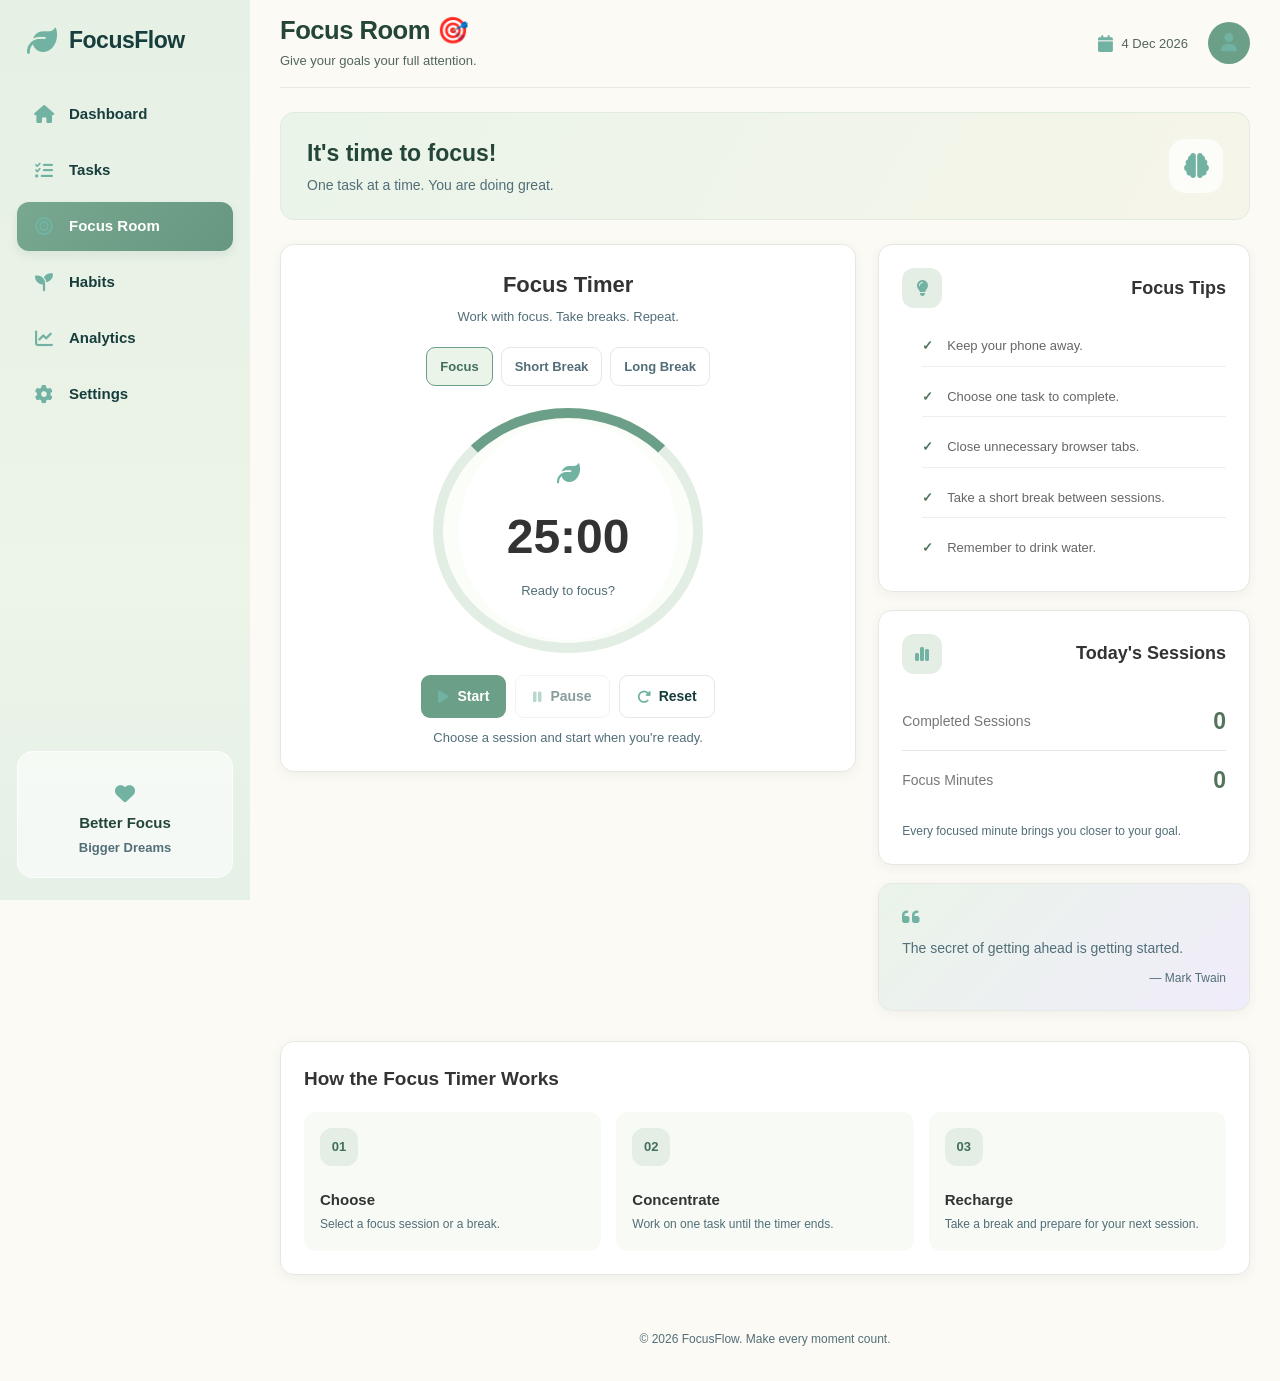
<file: focus.html>
<!DOCTYPE html>
<html lang="en">
<head>
    <meta charset="UTF-8">
    <meta name="viewport" content="width=device-width, initial-scale=1.0">

    <title>FocusFlow | Focus Room</title>
            <!--Favicon-->
    <link rel="apple-touch-icon" sizes="180x180" href="Favicon/apple-touch-icon.png">
    <link rel="icon" type="image/png" sizes="32x32" href="Favicon/favicon-32x32.png">
    <link rel="icon" type="image/png" sizes="16x16" href="Favicon/favicon-16x16.png">
    <link rel="manifest" href="Favicon/site.webmanifest">



    <link rel="stylesheet" href="CSS/styles.css">

    <link rel="stylesheet"
          href="https://cdnjs.cloudflare.com/ajax/libs/font-awesome/6.5.2/css/all.min.css">
</head>

<body>

<div class="app-container">

    <!-- Sidebar -->
    <aside class="sidebar" id="sidebar">

        <div class="logo-container">
            <i class="fa-solid fa-leaf" style="color: rgb(113, 178, 163);"></i>
            <h2>FocusFlow</h2>
        </div>

        <nav class="sidebar-nav">

            <a href="index.html" class="nav-link">
                <i class="fa-solid fa-house" style="color: rgb(113, 178, 163);"></i>
                <span>Dashboard</span>
            </a>

            <a href="tasks.html" class="nav-link">
                <i class="fa-solid fa-list-check" style="color: rgb(113, 178, 163);"></i>
                <span>Tasks</span>
            </a>

            <a href="focus.html" class="nav-link active">
                <i class="fa-solid fa-bullseye" style="color: rgb(113, 178, 163);"></i>
                <span>Focus Room</span>
            </a>

            <a href="habits.html" class="nav-link">
                <i class="fa-solid fa-seedling" style="color: rgb(113, 178, 163);"></i>
                <span>Habits</span>
            </a>

            <a href="analytics.html" class="nav-link">
                <i class="fa-solid fa-chart-line" style="color: rgb(113, 178, 163);"></i>
                <span>Analytics</span>
            </a>

            <a href="settings.html" class="nav-link">
                <i class="fa-solid fa-gear"style="color: rgb(113, 178, 163);"></i>
                <span>Settings</span>
            </a>

        </nav>

                    <!-- Sidebar Footer -->
            <div class="sidebar-footer">

                <div class="sidebar-quote">
                    <i class="fa-solid fa-heart"
                       style="color: rgb(113, 178, 163);"></i>

                    <h3>Better Focus</h3>
                    <p>Bigger Dreams</p>
                </div>

            </div>


    </aside>

    <!-- Main Content -->
    <main class="main-content">

        <!-- Header -->
        <header class="dashboard-header">

            <button id="menu-toggle" class="menu-toggle" aria-label="Toggle navigation">
                <i class="fa-solid fa-bars" style="color: rgb(113, 178, 163);"></i>
            </button>

            <div>
                <h1>Focus Room 🎯</h1>
                <p>Give your goals your full attention.</p>
            </div>

           <div class="header-right">

                    <div class="current-date">
                        <i class="fa-solid fa-calendar"
                           style="color: rgb(113, 178, 163);"></i>

                        <span id="current-date">
                            Today's Date
                        </span>
                    </div>
                     <button
                        type="button"
                        class="profile-button"
                        aria-label="User profile">

                        <i class="fa-solid fa-user"
                           style="color: rgb(113, 178, 163);"></i>

                    </button>
           </div>

        </header>

        <!-- Welcome Section -->
        <section class="welcome-section">

            <div>
                <h2>It's time to focus!</h2>
                <p>One task at a time. You are doing great.</p>
            </div>

            <div class="focus-welcome-icon">
                <i class="fa-solid fa-brain" style="color: rgb(113, 178, 163);"></i>
            </div>

        </section>

        <!-- Focus Timer -->
        <section class="focus-layout">

            <div class="focus-timer-card">

                <h2>Focus Timer</h2>

                <p class="focus-subtitle">
                    Work with focus. Take breaks. Repeat.
                </p>

                <div class="timer-mode-buttons">
                    <button class="timer-mode active" data-minutes="25">
                        Focus
                    </button>

                    <button class="timer-mode" data-minutes="5">
                        Short Break
                    </button>

                    <button class="timer-mode" data-minutes="15">
                        Long Break
                    </button>
                </div>

                <div class="timer-circle" id="timer-circle">

                    <div class="timer-content">
                        <i class="fa-solid fa-leaf" style="color: rgb(113, 178, 163);"></i>

                        <h2 id="timer-display">25:00</h2>

                        <p id="timer-status">Ready to focus?</p>
                    </div>

                </div>

                <div class="timer-controls">

                    <button id="start-timer" class="focus-button primary-button">
                        <i class="fa-solid fa-play" style="color: rgb(113, 178, 163);"></i>
                        Start
                    </button>

                    <button id="pause-timer" class="focus-button secondary-button" disabled>
                        <i class="fa-solid fa-pause" style="color: rgb(113, 178, 163);"></i>
                        Pause
                    </button>

                    <button id="reset-timer" class="focus-button reset-button">
                        <i class="fa-solid fa-rotate-right" style="color: rgb(113, 178, 163);"></i>
                        Reset
                    </button>

                </div>

                <p class="timer-message" id="timer-message">
                    Choose a session and start when you're ready.
                </p>

            </div>

            <!-- Focus Information -->
            <div class="focus-side-content">

                <div class="focus-info-card">

                    <div class="focus-card-heading">
                        <i class="fa-solid fa-lightbulb" style="color: rgb(113, 178, 163);"></i>
                        <h3>Focus Tips</h3>
                    </div>

                    <ul class="focus-tips">
                        <li>Keep your phone away.</li>
                        <li>Choose one task to complete.</li>
                        <li>Close unnecessary browser tabs.</li>
                        <li>Take a short break between sessions.</li>
                        <li>Remember to drink water.</li>
                    </ul>

                </div>

                <div class="focus-info-card session-card">

                    <div class="focus-card-heading">
                        <i class="fa-solid fa-chart-simple" style="color: rgb(113, 178, 163);"></i>
                        <h3>Today's Sessions</h3>
                    </div>

                    <div class="session-stat">
                        <span>Completed Sessions</span>
                        <strong id="completed-sessions" >0</strong>
                    </div>

                    <div class="session-stat">
                        <span>Focus Minutes</span>
                        <strong id="focus-minutes">0</strong>
                    </div>

                    <p class="session-note">
                        Every focused minute brings you closer to your goal.
                    </p>

                </div>

                <div class="focus-quote-card">
                    <i class="fa-solid fa-quote-left" style="color: rgb(113, 178, 163);"></i>

                    <p>
                        The secret of getting ahead is getting started.
                    </p>

                    <span>— Mark Twain</span>
                </div>

            </div>

        </section>

        <!-- Focus Instructions -->
        <section class="focus-instructions">

            <h2>How the Focus Timer Works</h2>

            <div class="instruction-grid">

                <div class="instruction-item">
                    <span>01</span>
                    <h3>Choose</h3>
                    <p>Select a focus session or a break.</p>
                </div>

                <div class="instruction-item">
                    <span>02</span>
                    <h3>Concentrate</h3>
                    <p>Work on one task until the timer ends.</p>
                </div>

                <div class="instruction-item">
                    <span>03</span>
                    <h3>Recharge</h3>
                    <p>Take a break and prepare for your next session.</p>
                </div>

            </div>

        </section>

        <footer class="dashboard-footer">
            <p>© <span id="footer-year"></span> FocusFlow. Make every moment count.</p>
        </footer>

    </main>

</div>

<script src="js/script.js"></script>

</body>
</html>
</file>
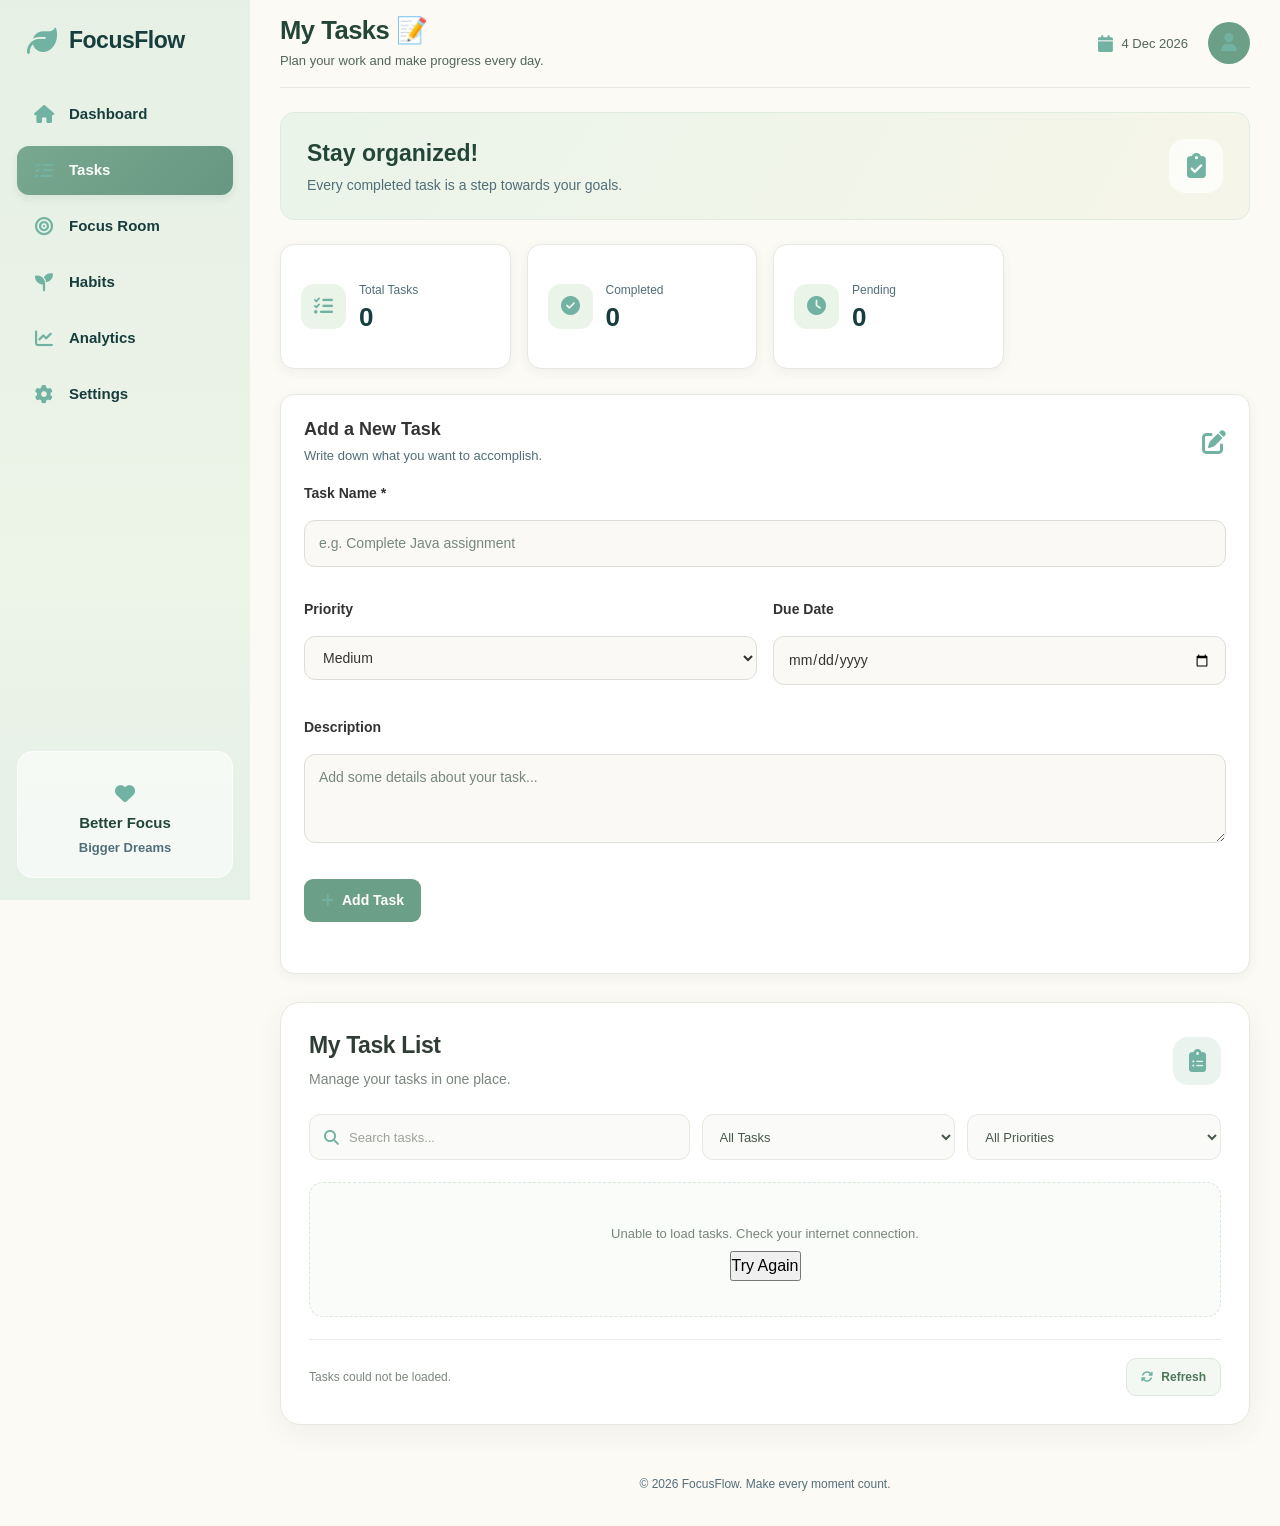
<file: tasks.html>
<!DOCTYPE html>
<html lang="en">
<head>
    <meta charset="UTF-8">
    <meta name="viewport" content="width=device-width, initial-scale=1.0">

    <title>FocusFlow | Task Manager</title>
            <!--Favicon-->
    <link rel="apple-touch-icon" sizes="180x180" href="Favicon/apple-touch-icon.png">
    <link rel="icon" type="image/png" sizes="32x32" href="Favicon/favicon-32x32.png">
    <link rel="icon" type="image/png" sizes="16x16" href="Favicon/favicon-16x16.png">
    <link rel="manifest" href="Favicon/site.webmanifest">



    <link rel="stylesheet" href="CSS/styles.css">

    <link rel="stylesheet"
          href="https://cdnjs.cloudflare.com/ajax/libs/font-awesome/6.5.2/css/all.min.css">
</head>

<body>

<div class="app-container">

    <!-- Sidebar -->
    <aside class="sidebar" id="sidebar">

        <div class="logo-container">
            <i class="fa-solid fa-leaf" style="color: rgb(113, 178, 163);"></i>
            <h2>FocusFlow</h2>
        </div>

        <nav class="sidebar-nav">

            <a href="index.html" class="nav-link">
                <i class="fa-solid fa-house" style="color: rgb(113, 178, 163);"></i>
                <span>Dashboard</span>
            </a>

            <a href="tasks.html" class="nav-link active">
                <i class="fa-solid fa-list-check" style="color: rgb(113, 178, 163);"></i>
                <span>Tasks</span>
            </a>

            <a href="Focus.html" class="nav-link">
                <i class="fa-solid fa-bullseye" style="color: rgb(113, 178, 163);"></i>
                <span>Focus Room</span>
            </a>

            <a href="habits.html" class="nav-link">
                <i class="fa-solid fa-seedling" style="color: rgb(113, 178, 163);"></i>
                <span>Habits</span>
            </a>

            <a href="analytics.html" class="nav-link">
                <i class="fa-solid fa-chart-line" style="color: rgb(113, 178, 163);"></i>
                <span>Analytics</span>
            </a>

            <a href="settings.html" class="nav-link">
                <i class="fa-solid fa-gear" style="color: rgb(113, 178, 163);"></i>
                <span>Settings</span>
            </a>

        </nav>

                    <!-- Sidebar Footer -->
            <div class="sidebar-footer">

                <div class="sidebar-quote">
                    <i class="fa-solid fa-heart"
                       style="color: rgb(113, 178, 163);"></i>

                    <h3>Better Focus</h3>
                    <p>Bigger Dreams</p>
                </div>

            </div>


    </aside>

    <!-- Main Content -->
    <main class="main-content">

        <!-- Header -->
        <header class="dashboard-header">

            <button id="menu-toggle" class="menu-toggle"
                    aria-label="Toggle navigation">
                <i class="fa-solid fa-bars" style="color: rgb(113, 178, 163);"></i>
            </button>

            <div>
                <h1>My Tasks 📝</h1>
                <p>Plan your work and make progress every day.</p>
            </div>

            <div class="header-right">

                    <div class="current-date">
                        <i class="fa-solid fa-calendar"
                           style="color: rgb(113, 178, 163);"></i>

                        <span id="current-date">
                            Today's Date
                        </span>
                    </div>
                     <button
                        type="button"
                        class="profile-button"
                        aria-label="User profile">

                        <i class="fa-solid fa-user"
                           style="color: rgb(113, 178, 163);"></i>

                    </button>
            </div>

        </header>

        <!-- Welcome Section -->
        <section class="welcome-section">

            <div>
                <h2>Stay organized!</h2>
                <p>Every completed task is a step towards your goals.</p>
            </div>

            <div class="focus-welcome-icon">
                <i class="fa-solid fa-clipboard-check" style="color: rgb(113, 178, 163);"></i>
            </div>

        </section>

        <!-- Task Statistics -->
        <section class="stats-grid task-stats">

            <div class="stat-card">
                <div class="stat-icon total-icon">
                    <i class="fa-solid fa-list-check" style="color: rgb(113, 178, 163);"></i>
                </div>

                <div>
                    <p>Total Tasks</p>
                    <h2 id="tasks-total">0</h2>
                </div>
            </div>

            <div class="stat-card">
                <div class="stat-icon completed-icon">
                    <i class="fa-solid fa-circle-check" style="color: rgb(113, 178, 163);"></i>
                </div>

                <div>
                    <p>Completed</p>
                    <h2 id="tasks-completed">0</h2>
                </div>
            </div>

            <div class="stat-card">
                <div class="stat-icon pending-icon">
                    <i class="fa-solid fa-clock" style="color: rgb(113, 178, 163);"></i>
                </div>

                <div>
                    <p>Pending</p>
                    <h2 id="tasks-pending">0</h2>
                </div>
            </div>

        </section>

        <!-- Add Task Form -->
        <section class="task-form-card">

            <div class="section-heading">
                <div>
                    <h2>Add a New Task</h2>
                    <p>Write down what you want to accomplish.</p>
                </div>

                <i class="fa-solid fa-pen-to-square" style="color: rgb(113, 178, 163);"></i>
            </div>

            <form id="task-form">

                <div class="task-form-grid">

                    <div class="form-group task-name-group">
                        <label for="task-name">Task Name *</label>

                        <input
                            type="text"
                            id="task-name"
                            name="name"
                            placeholder="e.g. Complete Java assignment"
                            required
                            maxlength="100">
                    </div>

                    <div class="form-group">
                        <label for="task-priority">Priority</label>

                        <select id="task-priority" name="priority" required>
                            <option value="Low">Low</option>
                            <option value="Medium" selected>Medium</option>
                            <option value="High">High</option>
                        </select>
                    </div>

                    <div class="form-group">
                        <label for="task-due-date">Due Date</label>

                        <input
                            type="date"
                            id="task-due-date"
                            name="dueDate">
                    </div>

                    <div class="form-group task-description-group">
                        <label for="task-description">Description</label>

                        <textarea
                            id="task-description"
                            name="description"
                            rows="3"
                            placeholder="Add some details about your task..."
                            maxlength="500"></textarea>
                    </div>

                </div>

                <button type="submit" class="add-task-button" id="add-task-button">
                    <i class="fa-solid fa-plus" style="color: rgb(113, 178, 163);"></i>
                    Add Task
                </button>

                <p id="task-form-message" class="task-form-message"
                   role="status" aria-live="polite"></p>

            </form>

        </section>

        <!-- Task List -->
        <section class="task-list-card">

            <div class="section-heading task-list-heading">

                <div>
                    <h2>My Task List</h2>
                    <p>Manage your tasks in one place.</p>
                </div>

                <i class="fa-solid fa-clipboard-list" style="color: rgb(113, 178, 163);"></i>

            </div>

            <!-- Search -->
            <div class="task-toolbar">

                <div class="task-search-box">
                    <i class="fa-solid fa-magnifying-glass" style="color: rgb(113, 178, 163);"></i>

                    <input
                        type="search"
                        id="task-search"
                        placeholder="Search tasks..."
                        aria-label="Search tasks">
                </div>

                <select id="task-status-filter" aria-label="Filter tasks by status">
                    <option value="all">All Tasks</option>
                    <option value="pending">Pending</option>
                    <option value="completed">Completed</option>
                </select>

                <select id="task-priority-filter" aria-label="Filter tasks by priority">
                    <option value="all">All Priorities</option>
                    <option value="High">High Priority</option>
                    <option value="Medium">Medium Priority</option>
                    <option value="Low">Low Priority</option>
                </select>

            </div>

            <!-- Tasks are loaded here by JavaScript -->
            <div id="task-list" class="task-list">

                <div class="task-loading">
                    <i class="fa-solid fa-spinner" style="color: rgb(113, 178, 163);"></i>
                    <p>Loading your tasks...</p>
                </div>

            </div>

            <div class="task-list-footer">
                <span id="task-result-count">Loading tasks...</span>

                <button type="button" id="refresh-tasks" class="refresh-tasks-button">
                    <i class="fa-solid fa-rotate" style="color: rgb(113, 178, 163);"></i>
                    Refresh
                </button>
            </div>

        </section>

        <footer class="dashboard-footer">
            <p>© <span id="footer-year"></span> FocusFlow. Make every moment count.</p>
        </footer>

    </main>

</div>

<script src="js/script.js"></script>

</body>
</html>
</file>
<file: CSS/styles.css>
/* =========================================
   FOCUSFLOW - PERSONAL PRODUCTIVITY
   Main Dashboard Stylesheet
=========================================*/

/* =========================================
   1. ROOT VARIABLES
========================================= */
:root{
    --sidebar-width:250px;
    --primary: #6c9f87;
    --primary-dark: #426f5b;
    --primary-light: #e5f0e6;

    --cream: #fcfaf5;
    --white: #ffffff;

    --sage: #eaf4e9;
    --peach: #fff0e5;
    --lavender: #f0ecfa;
    --pink: #fde9eb;
    --blue: #e7f2fc;

    --text-dark: #173d3d;
    --text-medium: #526e78;
    --text-light: #80949b;

    --border: #e6e8e4;

    --shadow: 0 3px 12px rgba(30, 60, 50, 0.04);

    --radius: 14px;
}
/* =========================================
   2. GLOBAL RESET
========================================= */
*{
    margin:0;
    padding:0;
    box-sizing: border-box;
}

html{
    scroll-behavior: smooth;
}

body{
    font-family: 'Segoe UI', Arial, sans-serif;
    background: var(--cream);
    color: var(--text-dark);
    line-height: 1.5;
}

button, input{
    font:inherit;/*the element will use the same font properties as its parent element.*/
}

button, a{
    -webkit-tap-highlight-color: transparent;/*it removes the default highlight color that appears when you tap an element on a touchscreen*/
}

button{
    cursor: pointer;
}

a{
    text-decoration: none;
    color: inherit;
}
/* =========================================
   3. MAIN APPLICATION LAYOUT
========================================= */
.app-container{
    display: flex;
    min-height: 100vh;
    width: 100%;
}

/* =========================================
   4. SIDEBAR
========================================= */

.sidebar{
    width: var(--sidebar-width);
    min-width: var(--sidebar-width);
    min-height: 100vh;
    background: linear-gradient(180deg, #e6f0e5 0%, #edf4e8 65%, #e5f0e7 100% );
    display: flex;
    flex-direction: column;
    padding: 26px 17px 22px;
    position: fixed;
    top: 0;
    left: 0;
    bottom: 0;
    z-index: 100;
    overflow-y: auto;
}

/* =========================================
   5. LOGO
========================================= */

.logo-container {
    display: flex;
    align-items: center;
    gap: 12px;

    padding: 0 10px;
    margin-bottom: 38px;
}
.logo-icon{
    width: 54px;
    height: 54px;
    display: flex;
    align-items: center;
    justify-content: center;
    color: var(--primary-dark);
    font-size: 36px;
}
.logo-text h2{
    font-size: 24px;
    font-weight: 750;
    letter-spacing: -0.8px;
    color:var(--text-dark);
}
.logo-text p{
    font-size: 12px;
    color: var(--text-medium);
    margin-top: 3px;
    white-space: nowrap;
}
/* =========================================
   6. SIDEBAR NAVIGATION
========================================= */

.sidebar-nav {
    display: flex;
    flex-direction: column;
    gap: 8px;
}
.nav-link {
    display: flex;
    align-items: center;
    gap: 17px;

    min-height: 54px;

    padding: 13px 19px;

    border-radius: 12px;

    color: var(--text-dark);

    font-size: 16px;
    font-weight: 550;

    transition:
    background 0.25s ease,
        color 0.25s ease,
        transform 0.25s ease;
}
.nav-link i {
    width: 26px;
    text-align: center;
    font-size: 21px;
}
.nav-link:hover {
    background: rgba(108, 159, 135, 0.15);
    color: var(--primary-dark);
    transform: translateX(3px);
}

.nav-link.active {
    background: linear-gradient(
        135deg,
        #78a88f,
        #679780
    );

    color: var(--white);

    box-shadow: 0 4px 10px rgba(80, 130, 105, 0.12);
}
/* =========================================
   7. SIDEBAR FOOTER
========================================= */

.sidebar-footer {
    margin-top: auto;
    padding-top: 35px;
}

.sidebar-quote {
    background: rgba(255, 255, 255, 0.58);

    border: 1px solid rgba(255, 255, 255, 0.55);

    border-radius: 17px;

    padding: 25px 12px;

    text-align: center;
}

.sidebar-quote i {
    color: var(--primary);
    font-size: 21px;
    margin-top: 12px;
}

.sidebar-quote h3 {
    font-size: 16px;
    font-weight: 650;
    margin-bottom: 3px;
}

.sidebar-quote p {
     font-size: 15px;
    font-weight: 600;
}

/* =========================================
   8. MAIN CONTENT
========================================= */

.main-content {
    flex: 1;

    min-width: 0;

    margin-left: var(--sidebar-width);

    padding: 0 28px 25px;
}
/* =========================================
   9. TOP HEADER
========================================= */

.top-header {
    min-height: 86px;

    display: flex;
    align-items: center;
    justify-content: space-between;

    gap: 20px;

    border-bottom: 1px solid var(--border);

    margin-bottom: 24px;
}

.header-left,
.header-right {
    display: flex;
    align-items: center;
    gap: 16px;
}

.page-heading h1 {
    font-size: 25px;
    font-weight: 750;
    letter-spacing: -0.5px;
}

.page-heading p {
    font-size: 13px;
    color: var(--text-medium);
    margin-top: 2px;
}

.header-right {
    gap: 25px;
}

.current-date {
    display: flex;
    align-items: center;
    gap: 10px;

    color: var(--text-medium);

    font-size: 14px;
    white-space: nowrap;
}

.current-date i {
    font-size: 20px;
    color: var(--text-dark);
}

.profile-button {
    width: 43px;
    height: 43px;

    display: flex;
    align-items: center;
    justify-content: center;

    border: none;
    border-radius: 50%;

    background: var(--primary);

    color: var(--white);
    font-size: 20px;

    transition: 0.25s ease;
}

.profile-button:hover {
    background: var(--primary-dark);
    transform: scale(1.05);
}

.menu-toggle {
    display: none;

    width: 40px;
    height: 40px;

    border: 1px solid var(--border);
    border-radius: 10px;

    background: var(--white);
    color: var(--text-dark);

    font-size: 18px;
}

/* =========================================
   10. WELCOME SECTION
========================================= */

.welcome-section {
    display: flex;
    align-items: center;
    gap: 22px;

    margin: 15px 0 30px;
}

.welcome-icon {
    width: 62px;
    height: 62px;

    display: flex;
    align-items: center;
    justify-content: center;

    border-radius: 50%;

    background: #fff5d6;
    color: #f5b934;

    font-size: 35px;

    flex-shrink: 0;
}

.welcome-content h2 {
    font-size: 26px;
    font-weight: 750;
    letter-spacing: -0.5px;
}

.welcome-content p {
    color: var(--text-medium);
    font-size: 15px;
    margin-top: 3px;
}
/* =========================================
   11. STATISTICS SECTION
========================================= */

.stats-section {
    display: grid;

    grid-template-columns: repeat(4, minmax(0, 1fr));

    gap: 16px;

    margin-bottom: 24px;
}

.stat-card {
    display: flex;
    align-items: center;
    gap: 14px;

    min-width: 0;
    min-height: 125px;

    padding: 20px 18px;

    border: 1px solid transparent;
    border-radius: var(--radius);

    transition:
        transform 0.25s ease,
        box-shadow 0.25s ease;
}

.stat-card:hover {
    transform: translateY(-4px);
    box-shadow: var(--shadow);
}

.total-card {
    background: linear-gradient(135deg, #edf6ed, #f4f8ef);
    border-color: #e0eddf;
}

.completed-card {
    background: linear-gradient(135deg, #f0edfa, #f5f2fc);
    border-color: #eae5f7;
}

.pending-card {
    background: linear-gradient(135deg, #edf6ed, #f4f8ef);
    border-color:  #e0eddf;
}

.rate-card {
    background: linear-gradient(135deg, #f0edfa, #f6f3fc);
    border-color: #eae5f7;
}

.stat-icon {
    width: 52px;
    height: 52px;

    display: flex;
    align-items: center;
    justify-content: center;

    border-radius: 50%;

    color: var(--white);
    font-size: 23px;

    flex-shrink: 0;
}

.total-card .stat-icon {
    background: #6c9f87;
}

.completed-card .stat-icon {
    background: #a79bd8;
}

.pending-card .stat-icon {
    background: #6c9f87;
}

.rate-card .stat-icon {
    background: #a79bd8;
}

.stat-info {
    min-width: 0;
    flex: 1;
}

.stat-info p {
    color: var(--text-dark);
    font-size: 13px;
    font-weight: 550;

    margin-bottom: 7px;
}

.stat-info h2 {
    font-size: 29px;
    line-height: 1.2;
    font-weight: 750;
}

.card-arrow {
    font-size: 13px;
    color: var(--primary-dark);
    opacity: 0.85;
}

/* =========================================
   12. DASHBOARD GRID
========================================= */

.dashboard-grid {
    display: grid;

    grid-template-columns: minmax(0, 1.75fr) minmax(280px, 1fr);

    gap: 20px;

    align-items: start;
}
/* =========================================
   13. COMMON SECTION HEADER
========================================= */

.section-header {
    display: flex;
    align-items: center;
    justify-content: space-between;

    gap: 12px;

    padding: 20px 21px;

    border-bottom: 1px solid var(--border);
}

.section-title {
    display: flex;
    align-items: center;
    gap: 13px;

    min-width: 0;
}

.section-title > i {
    font-size: 23px;
    color: var(--text-dark);
}

.section-title h2 {
    font-size: 18px;
    font-weight: 700;
}

.view-all-link {
    display: inline-flex;
    align-items: center;
    gap: 8px;

    font-size: 13px;
    color: var(--text-medium);

    white-space: nowrap;

    transition: color 0.2s ease;
}

.view-all-link:hover {
    color: var(--primary-dark);
}

/* =========================================
   14. TODAY'S TASKS
========================================= */

.tasks-section {
    background: var(--white);

    border: 1px solid var(--border);
    border-radius: var(--radius);

    box-shadow: var(--shadow);

    min-width: 0;
    overflow: hidden;
}

.task-list {
    padding: 0 20px;
}

.empty-task-message {
    padding: 35px 15px;

    display: flex;
    flex-direction: column;
    align-items: center;
    gap: 10px;

    text-align: center;
    color: var(--text-medium);
}

.empty-task-message > i {
    font-size: 30px;
    color: var(--primary);
}

.empty-task-message p {
    font-size: 14px;
}

.empty-task-message a {
    color: var(--primary-dark);
    font-weight: 650;
    font-size: 13px;
}

.empty-task-message a:hover {
    text-decoration: underline;
}

/* Task row styles for dynamically rendered tasks */

.task-row {
    display: flex;
    align-items: center;
    gap: 12px;

    min-height: 62px;

    padding: 12px 5px;

    border-bottom: 1px solid #edf0ed;
}

.task-row:last-child {
    border-bottom: none;
}

.task-row input[type="checkbox"] {
    width: 20px;
    height: 20px;

    accent-color: var(--primary);

    flex-shrink: 0;
}

.task-row .task-name {
    flex: 1;
    min-width: 0;

    font-size: 14px;
    overflow-wrap: anywhere;
}

.task-row.completed .task-name {
    text-decoration: line-through;
    color: var(--text-light);
}

.task-row .task-time {
    font-size: 12px;
    color: var(--text-medium);
}

.task-row .task-priority {
    font-size: 11px;
    padding: 4px 10px;

    border-radius: 20px;

    white-space: nowrap;
}

.task-priority.high {
    background: #e9f6e8;
    color: #39804e;
}

.task-priority.medium {
    background: #fff0e2;
    color: #b76c27;
}

.task-priority.low {
    background: #f0edfa;
    color: #7868ba;
}

.task-row .delete-task {
    border: none;
    background: transparent;

    color: var(--text-light);

    padding: 6px;

    font-size: 14px;
}

.task-row .delete-task:hover {
    color: #d9534f;
}

/* =========================================
   15. PROGRESS SECTION
========================================= */

.progress-section {
    background: var(--white);

    border: 1px solid var(--border);
    border-radius: var(--radius);

    box-shadow: var(--shadow);

    overflow: hidden;
}

.progress-content {
    display: flex;
    align-items: center;
    justify-content: center;

    gap: 20px;

    padding: 26px 20px;
}

/* Circular progress */

.progress-circle {
    --progress: 0deg;

    width: 130px;
    height: 130px;

    border-radius: 50%;

    background: conic-gradient(
        var(--primary) var(--progress),
        #e8e9e7 var(--progress)
    );

    display: flex;
    align-items: center;
    justify-content: center;

    flex-shrink: 0;

    position: relative;
}

.progress-circle-inner {
    width: 102px;
    height: 102px;

    display: flex;
    align-items: center;
    justify-content: center;

    background: var(--white);
    border-radius: 50%;
}

.progress-circle-inner h2 {
    font-size: 23px;
    font-weight: 750;
}

/* Progress details */

.progress-details {
    flex: 1;
    min-width: 0;
}

.progress-item {
    display: flex;
    align-items: center;
    justify-content: space-between;

    gap: 10px;

    padding: 12px 0;

    border-bottom: 1px solid #edf0ed;
}

.progress-item:last-child {
    border-bottom: none;
}

.progress-label {
    display: flex;
    align-items: center;
    gap: 8px;

    color: var(--text-medium);
    font-size: 12px;
}

.progress-item strong {
    font-size: 15px;
    color: var(--text-dark);
}

.progress-dot {
    width: 10px;
    height: 10px;

    border-radius: 50%;
    flex-shrink: 0;
}

.completed-dot {
    background: #6c9f87;
}

.pending-dot {
    background: #f4a261;
}

/* =========================================
   16. MOTIVATIONAL CARD
========================================= */

.motivation-card {
    position: relative;

    background: linear-gradient(
        135deg,
        #f0ecfa,
        #f7f2fc
    );

    border: 1px solid #eae4f7;
    border-radius: var(--radius);

    padding: 23px 24px;

    overflow: hidden;
}

.motivation-icon {
    font-size: 25px;
    color: #7769a9;

    margin-bottom: 14px;
}

.motivation-card h3 {
    font-size: 18px;
    line-height: 1.5;

    font-weight: 650;
    color: #38476f;
}

.motivation-card p {
    margin-top: 12px;

    font-size: 12px;
    color: #706a91;
    line-height: 1.6;
}

/* =========================================
   17. QUICK ACCESS SECTION
========================================= */

.quick-access-section {
    margin-top: 20px;

    background: var(--white);

    border: 1px solid var(--border);
    border-radius: var(--radius);

    box-shadow: var(--shadow);

    overflow: hidden;
}

.quick-access-section > .section-header {
    border-bottom: none;
    padding-bottom: 13px;
}

.quick-access-grid {
    display: grid;

    grid-template-columns: repeat(5, minmax(0, 1fr));

    gap: 12px;

    padding: 0 20px 20px;
}

.quick-access-card {
    min-height: 95px;

    display: flex;
    flex-direction: column;
    align-items: center;
    justify-content: center;

    gap: 10px;

    padding: 15px 8px;

    border: 1px solid transparent;
    border-radius: 12px;

    font-size: 13px;
    font-weight: 600;

    text-align: center;

    transition:
        transform 0.25s ease,
        box-shadow 0.25s ease;
}

.quick-access-card > i {
    font-size: 25px;
}

.quick-access-card:hover {
    transform: translateY(-4px);
    box-shadow: var(--shadow);
}

.add-task-card {
    background: var(--sage);
    border-color: #e0eddf;
    color: #347c58;
}

.go-tasks-card {
    background: var(--lavender);
    border-color: #eae5f7;
    color: #7768ba;
}

.focus-card {
    background: var(--peach);
    border-color: #fbe6d7;
    color: #d76d35;
}

.habits-card {
    background: var(--pink);
    border-color: #f9dfe4;
    color: #cf6478;
}

.analytics-card {
    background: var(--blue);
    border-color: #dcebf9;
    color: #398bd0;
}

/* =========================================
   18. FOOTER
========================================= */

.main-footer {
    text-align: center;

    padding: 25px 10px 10px;

    color: var(--text-light);
    font-size: 12px;
}

/* =========================================
   19. RESPONSIVE DESIGN
========================================= */

/* Tablets and smaller laptops */

@media screen and (max-width: 1200px) {

    :root {
        --sidebar-width: 220px;
    }

    .main-content {
        padding-left: 20px;
        padding-right: 20px;
    }

    .stats-section {
        grid-template-columns: repeat(2, minmax(0, 1fr));
    }

    .dashboard-grid {
        grid-template-columns: minmax(0, 1fr);
    }

    .progress-content {
        justify-content: flex-start;
    }

    .quick-access-grid {
        grid-template-columns: repeat(3, minmax(0, 1fr));
    }
}

/* Mobile and small tablets */

@media screen and (max-width: 768px) {

    :root {
        --sidebar-width: 250px;
    }

    .sidebar {
        transform: translateX(-100%);

        transition: transform 0.3s ease;

        box-shadow: none;
    }

    .sidebar.open {
        transform: translateX(0);

        box-shadow: 5px 0 25px rgba(20, 40, 30, 0.12);
    }

    .main-content {
        width: 100%;
        margin-left: 0;

        padding: 0 16px 20px;
    }

    .top-header {
        min-height: 76px;
        gap: 10px;
    }

    .menu-toggle {
        display: flex;
        align-items: center;
        justify-content: center;

        flex-shrink: 0;
    }

    .page-heading h1 {
        font-size: 21px;
    }

    .page-heading p {
        font-size: 12px;
    }

    .header-right {
        gap: 12px;
    }

    .current-date {
        font-size: 12px;
        gap: 6px;
    }

    .current-date i {
        font-size: 16px;
    }

    .profile-button {
        width: 38px;
        height: 38px;

        font-size: 17px;
    }

    .welcome-section {
        gap: 14px;
        margin: 20px 0 25px;
    }

    .welcome-icon {
        width: 48px;
        height: 48px;

        font-size: 27px;
    }

    .welcome-content h2 {
        font-size: 21px;
    }

    .welcome-content p {
        font-size: 13px;
    }

    .stats-section {
        gap: 12px;
    }

    .stat-card {
        min-height: 105px;
        padding: 15px 12px;
        gap: 10px;
    }

    .stat-icon {
        width: 42px;
        height: 42px;
        font-size: 19px;
    }

    .stat-info p {
        font-size: 12px;
    }

    .stat-info h2 {
        font-size: 24px;
    }

    .card-arrow {
        display: none;
    }

    .section-header {
        padding: 17px 15px;
    }

    .section-title h2 {
        font-size: 16px;
    }

    .section-title > i {
        font-size: 20px;
    }

    .task-list {
        padding: 0 13px;
    }

    .task-row {
        gap: 9px;
    }

    .task-row .task-name {
        font-size: 13px;
    }

    .task-row .task-time {
        font-size: 11px;
    }

    .task-row .task-priority {
        font-size: 10px;
        padding: 3px 7px;
    }

    .progress-content {
        padding: 22px 15px;
        gap: 20px;
    }

    .progress-circle {
        width: 110px;
        height: 110px;
    }

    .progress-circle-inner {
        width: 86px;
        height: 86px;
    }

    .progress-circle-inner h2 {
        font-size: 21px;
    }

    .progress-label {
        font-size: 12px;
    }

    .quick-access-grid {
        grid-template-columns: repeat(2, minmax(0, 1fr));
        padding: 0 14px 15px;
    }
}

/* Small mobile screens */

@media screen and (max-width: 420px) {

    .main-content {
        padding-left: 12px;
        padding-right: 12px;
    }

    .top-header {
        flex-wrap: wrap;
        padding: 12px 0;
    }

    .header-left {
        gap: 9px;
    }

    .header-right {
        margin-left: auto;
    }

    .current-date {
        font-size: 11px;
    }

    .page-heading h1 {
        font-size: 19px;
    }

    .page-heading p {
        font-size: 11px;
    }

    .welcome-content h2 {
        font-size: 18px;
    }

    .welcome-content p {
        font-size: 12px;
    }

    .stats-section {
        grid-template-columns: repeat(2, minmax(0, 1fr));
        gap: 10px;
    }

    .stat-card {
        padding: 12px 9px;
        gap: 8px;
    }

    .stat-icon {
        width: 35px;
        height: 35px;
        font-size: 16px;
    }

    .stat-info p {
        font-size: 11px;
    }

    .stat-info h2 {
        font-size: 22px;
    }

    .section-title h2 {
        font-size: 14px;
    }

    .view-all-link {
        font-size: 11px;
    }

    .task-row {
        flex-wrap: wrap;
    }

    .progress-content {
        flex-direction: column;
    }

    .progress-details {
        width: 100%;
    }

    .motivation-card {
        padding: 20px;
    }

    .motivation-card h3 {
        font-size: 16px;
    }

    .quick-access-card {
        min-height: 85px;
        font-size: 12px;
    }
}

/* =========================================
   20. ACCESSIBILITY
========================================= */

a:focus-visible,
button:focus-visible,
input:focus-visible {
    outline: 3px solid #6c9f87;
    outline-offset: 3px;
}

/* =========================================
   END OF FOCUSFLOW DASHBOARD CSS
========================================= */

/* ================================
   FOCUS ROOM
================================ */

/* ================================
   DASHBOARD HEADER
================================ */

.dashboard-header {
    width: 100%;
    min-height: 80px;
    display: flex;
    align-items: center;
    justify-content: space-between;
    gap: 20px;
    padding: 18px 0;
    margin-bottom: 25px;
    border-bottom: 1px solid var(--border-color, #e8e5dc);
}

/* Header title */
.dashboard-header h1 {
    margin: 0 0 6px;
    font-size: 28px;
    font-weight: 700;
    color: var(--text-primary, #333333);
    line-height: 1.3;
}

/* Header description */
.dashboard-header p {
    margin: 0;
    font-size: 14px;
    color: var(--text-secondary, #777777);
    line-height: 1.6;
}

/* Date on the right */
.header-date {
    flex-shrink: 0;
    padding: 12px 18px;
    background: var(--card-bg, #ffffff);
    border: 1px solid var(--border-color, #e8e5dc);
    border-radius: 12px;
    color: var(--text-primary, #333333);
    font-size: 14px;
    font-weight: 500;
}

/* Mobile menu button */
.menu-toggle {
    display: none;
    align-items: center;
    justify-content: center;
    width: 42px;
    height: 42px;
    flex-shrink: 0;
    border: none;
    border-radius: 10px;
    background: var(--sage-light, #e4eee5);
    color: var(--sage-dark, #52745b);
    font-size: 18px;
    cursor: pointer;
}

.menu-toggle:hover {
    background: var(--sage-dark, #52745b);
    color: #ffffff;
}

/* Tablet */
@media (max-width: 768px) {
    .dashboard-header {
        gap: 12px;
        padding: 14px 0;
        margin-bottom: 20px;
    }

    .dashboard-header h1 {
        font-size: 23px;
    }

    .header-date {
        padding: 10px 12px;
        font-size: 12px;
    }

    .menu-toggle {
        display: flex;
    }
}

/* Mobile */
@media (max-width: 480px) {
    .dashboard-header {
        flex-wrap: wrap;
        gap: 12px;
    }

    .dashboard-header h1 {
        font-size: 20px;
    }

    .dashboard-header p {
        font-size: 12px;
    }

    .header-date {
        width: 100%;
        text-align: center;
        margin-top: 5px;
    }
}

.focus-welcome-icon {
    width: 70px;
    height: 70px;
    display: flex;
    align-items: center;
    justify-content: center;
    background: var(--sage-light, #e4eee5);
    color: var(--sage-dark, #52745b);
    border-radius: 22px;
    font-size: 30px;
}
.sidebar-bottom{
     margin-top: auto;
    padding-top: 35px;
    background: rgba(255, 255, 255, 0.58);
    border: 1px solid rgba(255, 255, 255, 0.55);
    border-radius: 17px;
    padding: 25px 12px;
    text-align: center;

}
.sidebar-bottom p {
     font-size: 15px;
    font-weight: 600;
}

.focus-layout {
    display: grid;
    grid-template-columns: minmax(0, 1.5fr) minmax(260px, 1fr);
    gap: 25px;
    margin-bottom: 30px;
}

.focus-timer-card,
.focus-info-card,
.focus-quote-card,
.focus-instructions {
    background: var(--card-bg, #ffffff);
    border: 1px solid var(--border-color, #e9e7e1);
    border-radius: 22px;
    padding: 28px;
    box-shadow: 0 5px 20px rgba(50, 60, 50, 0.04);
}

.focus-timer-card {
    text-align: center;
}

.focus-timer-card > h2,
.focus-instructions > h2 {
    color: var(--text-primary, #333333);
    margin-bottom: 8px;
}

.focus-subtitle {
    color: var(--text-secondary, #777777);
    margin-bottom: 25px;
}

.timer-mode-buttons {
    display: flex;
    justify-content: center;
    flex-wrap: wrap;
    gap: 10px;
    margin-bottom: 25px;
}

.timer-mode {
    padding: 10px 17px;
    border: 1px solid var(--border-color, #e9e7e1);
    background: var(--background-color, #f8f7f2);
    color: var(--text-primary, #333333);
    border-radius: 12px;
    cursor: pointer;
    transition: 0.2s ease;
}

.timer-mode:hover,
.timer-mode.active {
    background: var(--sage-dark, #52745b);
    color: #ffffff;
    border-color: var(--sage-dark, #52745b);
}

.timer-circle {
    width: 245px;
    height: 245px;
    margin: 0 auto 25px;
    border-radius: 50%;
    display: flex;
    align-items: center;
    justify-content: center;
    background: conic-gradient(
        var(--sage-dark, #52745b) 0deg,
        var(--sage-light, #e4eee5) 0deg
    );
    position: relative;
}

.timer-circle::before {
    content: "";
    position: absolute;
    width: 218px;
    height: 218px;
    border-radius: 50%;
    background: var(--card-bg, #ffffff);
}

.timer-content {
    position: relative;
    z-index: 1;
}

.timer-content > i {
    color: var(--sage-dark, #52745b);
    font-size: 25px;
    margin-bottom: 8px;
}

.timer-content h2 {
    font-size: 42px;
    color: var(--text-primary, #333333);
    margin: 5px 0;
}

.timer-content p {
    color: var(--text-secondary, #777777);
    font-size: 14px;
}

.timer-controls {
    display: flex;
    justify-content: center;
    flex-wrap: wrap;
    gap: 10px;
}

.focus-button {
    padding: 12px 18px;
    border: none;
    border-radius: 12px;
    cursor: pointer;
    font-size: 14px;
    font-weight: 600;
    transition: 0.2s ease;
}

.focus-button:hover:not(:disabled) {
    transform: translateY(-2px);
}

.focus-button:disabled {
    opacity: 0.5;
    cursor: not-allowed;
}

.primary-button {
    background: var(--sage-dark, #52745b);
    color: #ffffff;
}

.secondary-button {
    background: var(--lavender-light, #eee8f7);
    color: #65527f;
}

.reset-button {
    background: var(--peach-light, #fbe8df);
    color: #a45e48;
}

.timer-message {
    min-height: 20px;
    margin-top: 18px;
    color: var(--text-secondary, #777777);
    font-size: 13px;
}

.focus-side-content {
    display: flex;
    flex-direction: column;
    gap: 20px;
}

.focus-card-heading {
    display: flex;
    align-items: center;
    gap: 12px;
    margin-bottom: 20px;
}

.focus-card-heading i {
    width: 40px;
    height: 40px;
    display: flex;
    align-items: center;
    justify-content: center;
    background: var(--sage-light, #e4eee5);
    color: var(--sage-dark, #52745b);
    border-radius: 12px;
}

.focus-card-heading h3 {
    color: var(--text-primary, #333333);
}

.focus-tips {
    list-style: none;
    padding: 0;
    margin: 0;
}

.focus-tips li {
    position: relative;
    padding: 10px 0 10px 25px;
    color: var(--text-secondary, #666666);
    border-bottom: 1px solid var(--border-color, #eeeeee);
    line-height: 1.5;
}

.focus-tips li:last-child {
    border-bottom: none;
}

.focus-tips li::before {
    content: "✓";
    position: absolute;
    left: 0;
    color: var(--sage-dark, #52745b);
    font-weight: bold;
}

.session-stat {
    display: flex;
    align-items: center;
    justify-content: space-between;
    gap: 10px;
    padding: 13px 0;
    border-bottom: 1px solid var(--border-color, #eeeeee);
}

.session-stat span {
    color: var(--text-secondary, #777777);
    font-size: 14px;
}

.session-stat strong {
    color: var(--sage-dark, #52745b);
    font-size: 23px;
}

.session-note {
    margin-top: 15px;
    color: var(--text-secondary, #777777);
    font-size: 13px;
    line-height: 1.6;
}

.focus-quote-card {
    background: var(--lavender-light, #eee8f7);
    border: none;
}

.focus-quote-card > i {
    color: #8b76a8;
    font-size: 23px;
}

.focus-quote-card p {
    color: #514363;
    font-size: 17px;
    line-height: 1.6;
    margin: 12px 0;
}

.focus-quote-card span {
    color: #76658c;
    font-size: 13px;
}

.focus-instructions {
    margin-bottom: 30px;
}

.focus-instructions > h2 {
    margin-bottom: 22px;
}

.instruction-grid {
    display: grid;
    grid-template-columns: repeat(3, minmax(0, 1fr));
    gap: 20px;
}

.instruction-item {
    padding: 20px;
    border-radius: 16px;
    background: var(--background-color, #f8f7f2);
}

.instruction-item > span {
    display: inline-flex;
    align-items: center;
    justify-content: center;
    width: 38px;
    height: 38px;
    background: var(--sage-light, #e4eee5);
    color: var(--sage-dark, #52745b);
    border-radius: 12px;
    font-weight: bold;
    margin-bottom: 15px;
}

.instruction-item h3 {
    margin-bottom: 8px;
    color: var(--text-primary, #333333);
}

.instruction-item p {
    color: var(--text-secondary, #777777);
    font-size: 14px;
    line-height: 1.6;
}

@media (max-width: 1000px) {
    .focus-layout {
        grid-template-columns: 1fr;
    }

    .focus-side-content {
        display: grid;
        grid-template-columns: repeat(2, minmax(0, 1fr));
    }

    .focus-quote-card {
        grid-column: 1 / -1;
    }
}

@media (max-width: 600px) {
    .focus-timer-card,
    .focus-info-card,
    .focus-quote-card,
    .focus-instructions {
        padding: 20px;
    }

    .focus-side-content {
        display: flex;
    }

    .timer-circle {
        width: 220px;
        height: 220px;
    }

    .timer-circle::before {
        width: 195px;
        height: 195px;
    }

    .timer-content h2 {
        font-size: 36px;
    }

    .instruction-grid {
        grid-template-columns: 1fr;
    }
}

/* =====================================
   TASK MANAGER PAGE
===================================== */

.task-stats {
    margin-bottom: 25px;
}

.task-form-card,
.task-list-card {
    background: var(--card-bg, #ffffff);
    border: 1px solid var(--border-color, #e9e7e1);
    border-radius: 20px;
    padding: 25px;
    margin-bottom: 25px;
    box-shadow: 0 5px 20px rgba(50, 60, 50, 0.04);
}

.section-heading {
    display: flex;
    align-items: center;
    justify-content: space-between;
    gap: 15px;
    margin-bottom: 22px;
}

.section-heading h2 {
    margin: 0 0 6px;
    color: var(--text-primary, #333333);
    font-size: 21px;
}

.section-heading p {
    margin: 0;
    color: var(--text-secondary, #777777);
    font-size: 14px;
    line-height: 1.5;
}

.section-heading > i {
    font-size: 24px;
    color: var(--sage-dark, #52745b);
}

.task-form-grid {
    display: grid;
    grid-template-columns: repeat(2, minmax(0, 1fr));
    gap: 20px;
}

.form-group {
    display: flex;
    flex-direction: column;
    gap: 9px;
}

.form-group label {
    color: var(--text-primary, #333333);
    font-size: 14px;
    font-weight: 600;
}

.form-group input,
.form-group select,
.form-group textarea,
.task-toolbar select {
    width: 100%;
    padding: 12px 14px;
    border: 1px solid var(--border-color, #deded8);
    border-radius: 11px;
    background: var(--background-color, #faf9f5);
    color: var(--text-primary, #333333);
    font: inherit;
    font-size: 14px;
    outline: none;
    transition: border-color 0.2s, box-shadow 0.2s;
}

.form-group input:focus,
.form-group select:focus,
.form-group textarea:focus,
.task-toolbar select:focus,
.task-search-box input:focus {
    border-color: var(--sage-dark, #52745b);
    box-shadow: 0 0 0 3px rgba(82, 116, 91, 0.12);
}

.form-group textarea {
    resize: vertical;
    min-height: 85px;
}

.task-description-group {
    grid-column: 1 / -1;
}

.add-task-button {
    display: inline-flex;
    align-items: center;
    justify-content: center;
    gap: 9px;
    margin-top: 20px;
    padding: 13px 22px;
    border: none;
    border-radius: 11px;
    background: var(--sage-dark, #52745b);
    color: #ffffff;
    font-size: 14px;
    font-weight: 600;
    cursor: pointer;
    transition: 0.2s ease;
}

.add-task-button:hover {
    background: #405e48;
    transform: translateY(-1px);
}

.add-task-button:disabled {
    opacity: 0.65;
    cursor: not-allowed;
    transform: none;
}

.task-form-message {
    margin-top: 12px;
    font-size: 13px;
    line-height: 1.5;
}

.task-toolbar {
    display: grid;
    grid-template-columns: minmax(180px, 1fr) 170px 180px;
    gap: 12px;
    margin-bottom: 22px;
}

.task-search-box {
    display: flex;
    align-items: center;
    gap: 10px;
    min-width: 0;
    padding: 0 13px;
    border: 1px solid var(--border-color, #deded8);
    border-radius: 11px;
    background: var(--background-color, #faf9f5);
}

.task-search-box i {
    color: var(--text-secondary, #777777);
}

.task-search-box input {
    width: 100%;
    min-width: 0;
    padding: 12px 0;
    border: none;
    outline: none;
    background: transparent;
    color: var(--text-primary, #333333);
    font: inherit;
    font-size: 14px;
    box-shadow: none;
}

.task-search-box input:focus {
    box-shadow: none;
}

.task-list {
    display: flex;
    flex-direction: column;
    gap: 12px;
}

.task-loading,
.task-empty,
.task-error {
    padding: 35px 15px;
    text-align: center;
    color: var(--text-secondary, #777777);
    line-height: 1.6;
}

.task-loading i {
    margin-bottom: 12px;
    font-size: 25px;
    color: var(--sage-dark, #52745b);
}

.task-row {
    display: flex;
    align-items: flex-start;
    gap: 14px;
    padding: 17px;
    border: 1px solid var(--border-color, #e9e7e1);
    border-radius: 14px;
    background: var(--card-bg, #ffffff);
    transition: 0.2s ease;
}

.task-row:hover {
    border-color: var(--sage-dark, #52745b);
    transform: translateY(-1px);
}

.task-row input[type="checkbox"] {
    width: 18px;
    height: 18px;
    margin-top: 4px;
    accent-color: var(--sage-dark, #52745b);
    cursor: pointer;
    flex-shrink: 0;
}

.task-row-content {
    flex: 1;
    min-width: 0;
}

.task-row-content h3 {
    margin: 0 0 7px;
    color: var(--text-primary, #333333);
    font-size: 15px;
    overflow-wrap: anywhere;
}

.task-row-content p {
    margin: 0 0 10px;
    color: var(--text-secondary, #777777);
    font-size: 13px;
    line-height: 1.6;
    overflow-wrap: anywhere;
}

.task-row.completed .task-row-content h3 {
    text-decoration: line-through;
    color: var(--text-secondary, #888888);
}

.task-row-meta {
    display: flex;
    flex-wrap: wrap;
    align-items: center;
    gap: 8px;
}

.task-badge {
    display: inline-block;
    padding: 5px 9px;
    border-radius: 8px;
    font-size: 11px;
    font-weight: 600;
}

.priority-high {
    background: #fbe5e2;
    color: #b34337;
}

.priority-medium {
    background: #fff0d6;
    color: #9a6a16;
}

.priority-low {
    background: #e5f2e7;
    color: #43784d;
}

.task-status-badge {
    background: var(--sage-light, #e4eee5);
    color: var(--sage-dark, #52745b);
}

.task-due-date {
    color: var(--text-secondary, #777777);
    font-size: 12px;
}

.task-row-actions {
    display: flex;
    align-items: center;
    gap: 8px;
}

.task-action-button {
    width: 35px;
    height: 35px;
    display: inline-flex;
    align-items: center;
    justify-content: center;
    border: none;
    border-radius: 9px;
    background: var(--background-color, #f5f4ef);
    color: var(--text-secondary, #666666);
    cursor: pointer;
}

.task-action-button:hover {
    background: var(--sage-light, #e4eee5);
    color: var(--sage-dark, #52745b);
}

.task-action-button.delete:hover {
    background: #fbe5e2;
    color: #b34337;
}

.task-list-footer {
    display: flex;
    align-items: center;
    justify-content: space-between;
    gap: 12px;
    margin-top: 20px;
    padding-top: 17px;
    border-top: 1px solid var(--border-color, #e9e7e1);
    color: var(--text-secondary, #777777);
    font-size: 13px;
}

.refresh-tasks-button {
    display: inline-flex;
    align-items: center;
    gap: 8px;
    padding: 9px 13px;
    border: 1px solid var(--border-color, #deded8);
    border-radius: 9px;
    background: var(--card-bg, #ffffff);
    color: var(--text-primary, #333333);
    cursor: pointer;
}

.refresh-tasks-button:hover {
    background: var(--sage-light, #e4eee5);
}

@media (max-width: 1000px) {
    .task-toolbar {
        grid-template-columns: 1fr 1fr;
    }

    .task-search-box {
        grid-column: 1 / -1;
    }
}

@media (max-width: 600px) {
    .task-form-card,
    .task-list-card {
        padding: 18px;
    }

    .task-form-grid,
    .task-toolbar {
        grid-template-columns: 1fr;
    }

    .task-description-group,
    .task-search-box {
        grid-column: auto;
    }

    .section-heading h2 {
        font-size: 19px;
    }

    .task-row {
        flex-wrap: wrap;
        padding: 13px;
    }

    .task-row-actions {
        width: 100%;
        justify-content: flex-end;
    }

    .task-list-footer {
        align-items: flex-start;
        flex-wrap: wrap;
    }
}

/* =========================================
   21. FINAL LAYOUT FIXES
   Keep Dashboard and Task Manager lists separate
========================================= */

/* Dashboard task list */
.tasks-section .task-list {
    display: block;
    padding: 0 20px;
    gap: 0;
}

/* Task Manager task list */
.task-list-card .task-list {
    display: flex;
    flex-direction: column;
    gap: 12px;
    padding: 0;
}

/* Consistent form typography */
button,
input,
select,
textarea {
    font-family: inherit;
    max-width: 100%;
}

/* Prevent long task text from breaking cards */
.task-row,
.task-row-content {
    min-width: 0;
}

.task-row-content h3,
.task-row-content p,
.task-name {
    overflow-wrap: anywhere;
}

.task-row-actions {
    flex-shrink: 0;
}

/* Ensure Focus Room grid items can shrink */
.focus-layout > *,
.focus-side-content > * {
    min-width: 0;
}

/* Keep keyboard focus visible */
button:focus-visible,
a:focus-visible,
input:focus-visible,
select:focus-visible,
textarea:focus-visible {
    outline: 3px solid var(--primary);
    outline-offset: 2px;
}

/* Responsive refinements */
@media screen and (max-width: 600px) {
    .dashboard-header {
        flex-wrap: wrap;
    }

    .header-date {
        max-width: 100%;
        overflow-wrap: anywhere;
    }

    .task-toolbar {
        grid-template-columns: minmax(0, 1fr);
    }

    .task-search-box {
        grid-column: auto;
    }

    .task-row-actions {
        width: 100%;
        justify-content: flex-end;
    }
}


/* =========================================
   FOCUSFLOW - HABIT TRACKER PAGE
   ========================================= */

.habits-page {
    width: 100%;
    max-width: 1250px;
    margin: 0 auto;
    padding: 25px;
    color: var(--text-dark, #333);
    box-sizing: border-box;
}

.habits-page *,
.habits-page *::before,
.habits-page *::after {
    box-sizing: border-box;
}

/* Page Header */
.habits-header {
    display: flex;
    justify-content: space-between;
    align-items: center;
    flex-wrap: wrap;
    gap: 15px;
    margin-bottom: 25px;
}

.habits-header h1 {
    margin: 0 0 8px;
    color: var(--text-dark, #333);
    font-size: 28px;
}

.habits-header p {
    margin: 0;
    color: var(--text-medium, #777);
    line-height: 1.6;
}

.habits-date {
    padding: 12px 16px;
    background: var(--white, #fff);
    border: 1px solid var(--border, #e6e9e4);
    border-radius: 12px;
    box-shadow: var(--shadow, 0 4px 15px rgba(0, 0, 0, 0.04));
}

/* Summary Cards */
.habits-summary {
    display: grid;
    grid-template-columns: repeat(3, minmax(0, 1fr));
    gap: 18px;
    margin-bottom: 25px;
}

.habits-summary-card {
    min-width: 0;
    padding: 22px;
    background: var(--white, #fff);
    border: 1px solid var(--border, #e6e9e4);
    border-radius: var(--radius, 18px);
    box-shadow: var(--shadow, 0 4px 15px rgba(0, 0, 0, 0.04));
}

.habits-summary-card span {
    display: block;
    margin-bottom: 12px;
    color: var(--text-medium, #777);
    font-size: 14px;
}

.habits-summary-card h2 {
    margin: 0;
    color: var(--primary-dark, #426f5b);
    font-size: 30px;
}

.habits-progress-track {
    height: 9px;
    margin-top: 15px;
    overflow: hidden;
    background: #e8eee8;
    border-radius: 20px;
}

.habits-progress-fill {
    width: 0;
    height: 100%;
    background: var(--primary, #6c9f87);
    border-radius: 20px;
    transition: width 0.3s ease;
}

/* Main Layout */
.habits-layout {
    display: grid;
    grid-template-columns: minmax(0, 1.5fr) minmax(260px, 1fr);
    align-items: start;
    gap: 22px;
}

.habits-side-content {
    min-width: 0;
}

.habits-card {
    min-width: 0;
    padding: 24px;
    background: var(--white, #fff);
    border: 1px solid var(--border, #e6e9e4);
    border-radius: var(--radius, 18px);
    box-shadow: var(--shadow, 0 4px 15px rgba(0, 0, 0, 0.04));
}

.habits-card-heading {
    display: flex;
    justify-content: space-between;
    align-items: center;
    flex-wrap: wrap;
    gap: 12px;
    margin-bottom: 20px;
}

.habits-card-heading h2 {
    margin: 0;
    color: var(--text-dark, #333);
    font-size: 21px;
}

.habits-count {
    padding: 6px 12px;
    color: var(--primary-dark, #426f5b);
    background: #e8f1eb;
    border-radius: 20px;
    font-size: 13px;
}

/* Add Habit Form */
.habits-form {
    display: flex;
    gap: 10px;
    margin-bottom: 12px;
}

.habits-form input {
    flex: 1;
    width: 100%;
    min-width: 0;
    padding: 12px 14px;
    color: var(--text-dark, #333);
    background: var(--white, #fff);
    border: 1px solid var(--border, #ddd);
    border-radius: 10px;
    font: inherit;
    outline: none;
}

.habits-form input:focus {
    border-color: var(--primary, #6c9f87);
    box-shadow: 0 0 0 3px rgba(108, 159, 135, 0.12);
}

/* Habit Buttons */
.habits-button {
    display: inline-flex;
    justify-content: center;
    align-items: center;
    padding: 11px 16px;
    border: none;
    border-radius: 10px;
    font: inherit;
    font-weight: 600;
    cursor: pointer;
    transition: background 0.2s ease, transform 0.2s ease;
}

.habits-button:hover {
    transform: translateY(-1px);
}

.habits-button-primary {
    color: #fff;
    background: var(--primary, #6c9f87);
}

.habits-button-primary:hover {
    background: var(--primary-dark, #426f5b);
}

.habits-button-secondary {
    color: #405248;
    background: #edf0ed;
}

.habits-button-secondary:hover {
    background: #e1e8e1;
}

.habits-message {
    min-height: 20px;
    margin: 8px 0 14px;
    color: var(--primary-dark, #426f5b);
    font-size: 13px;
    line-height: 1.5;
}

/* Habit List */
.habits-list {
    display: flex;
    flex-direction: column;
    gap: 12px;
}

.habit-item {
    display: flex;
    align-items: center;
    gap: 12px;
    min-width: 0;
    padding: 15px;
    background: var(--white, #fff);
    border: 1px solid var(--border, #e6e9e4);
    border-radius: 13px;
    transition: background 0.2s ease, border-color 0.2s ease;
}

.habit-item:hover {
    border-color: #cbdccf;
}

.habit-checkbox {
    flex-shrink: 0;
    width: 20px;
    height: 20px;
    margin: 0;
    accent-color: var(--primary, #6c9f87);
    cursor: pointer;
}

.habit-details {
    flex: 1;
    min-width: 0;
}

.habit-name {
    display: block;
    color: var(--text-dark, #333);
    font-weight: 600;
    line-height: 1.5;
    overflow-wrap: anywhere;
}

.habit-streak {
    display: block;
    margin-top: 5px;
    color: var(--text-medium, #777);
    font-size: 12px;
}

.habit-item.is-complete {
    background: #f1f7f2;
    border-color: #d9e8dc;
}

.habit-item.is-complete .habit-name {
    color: #7b8b7f;
    text-decoration: line-through;
}

/* Edit and Delete Buttons */
.habit-actions {
    display: flex;
    flex-shrink: 0;
    align-items: center;
    gap: 4px;
}

.habit-action {
    display: inline-flex;
    justify-content: center;
    align-items: center;
    min-width: 32px;
    min-height: 32px;
    padding: 6px;
    color: var(--text-medium, #68736b);
    background: transparent;
    border: none;
    border-radius: 8px;
    cursor: pointer;
}

.habit-action:hover {
    background: #edf1ed;
}

/* Empty State */
.habits-empty {
    padding: 28px 14px;
    color: var(--text-medium, #777);
    text-align: center;
    line-height: 1.7;
    background: #fafbf9;
    border: 1px dashed #d9e1d8;
    border-radius: 12px;
}

.habits-empty p {
    margin: 4px 0;
}

/* Daily Progress Message */
#habits-progress-message {
    margin: 0;
    color: var(--text-medium, #777);
    font-size: 14px;
    line-height: 1.6;
}

/* Weekly Progress */
.habits-week {
    display: grid;
    grid-template-columns: repeat(7, minmax(0, 1fr));
    gap: 7px;
    margin-top: 20px;
}

.habits-day {
    min-width: 0;
    padding: 10px 2px;
    color: var(--text-medium, #777);
    background: #f4f5f2;
    border-radius: 10px;
    font-size: 12px;
    text-align: center;
}

.habits-day strong {
    display: block;
    margin-top: 6px;
    color: var(--text-dark, #333);
    font-size: 15px;
}

.habits-day.today {
    color: var(--primary-dark, #426f5b);
    background: #e1eee5;
    font-weight: 700;
}

.habits-day.today strong {
    color: var(--primary-dark, #426f5b);
}

/* Habit Tips */
.habits-tips {
    margin-top: 20px;
    padding: 19px;
    background: #fbf3e9;
    border: 1px solid #f1e7d9;
    border-radius: 14px;
}

.habits-tips h3 {
    margin: 0 0 9px;
    color: #795e43;
    font-size: 16px;
}

.habits-tips p {
    margin: 0;
    color: #786b5e;
    font-size: 14px;
    line-height: 1.7;
}

/* Footer */
.habits-footer {
    margin-top: 25px;
    padding: 15px 0;
    color: var(--text-medium, #777);
    font-size: 13px;
    text-align: center;
}

.habits-footer p {
    margin: 0;
}

/* Keyboard Accessibility */
.habits-button:focus-visible,
.habit-action:focus-visible,
.habits-form input:focus-visible,
.habit-checkbox:focus-visible {
    outline: 2px solid var(--primary, #6c9f87);
    outline-offset: 3px;
}

/* Tablet */
@media (max-width: 900px) {
    .habits-layout {
        grid-template-columns: minmax(0, 1fr);
    }

    .habits-summary {
        grid-template-columns: repeat(2, minmax(0, 1fr));
    }

    .habits-summary-card:last-child {
        grid-column: 1 / -1;
    }
}

/* Mobile */
@media (max-width: 600px) {
    .habits-page {
        padding: 15px;
    }

    .habits-header {
        align-items: flex-start;
    }

    .habits-header h1 {
        font-size: 25px;
    }

    .habits-date {
        width: 100%;
    }

    .habits-summary {
        grid-template-columns: minmax(0, 1fr);
        gap: 12px;
    }

    .habits-summary-card:last-child {
        grid-column: auto;
    }

    .habits-summary-card,
    .habits-card {
        padding: 17px;
    }

    .habits-summary-card h2 {
        font-size: 27px;
    }

    .habits-form {
        flex-direction: column;
    }

    .habits-button {
        width: 100%;
    }

    .habit-item {
        gap: 8px;
        padding: 11px;
    }

    .habit-actions {
        gap: 2px;
    }

    .habit-action {
        min-width: 29px;
        min-height: 29px;
        padding: 4px;
    }

    .habits-week {
        gap: 4px;
    }

    .habits-day {
        padding: 8px 1px;
        font-size: 11px;
    }

    .habits-day strong {
        font-size: 13px;
    }
}

/* Reduce motion for accessibility */
@media (prefers-reduced-motion: reduce) {
    .habits-progress-fill,
    .habit-item,
    .habits-form input,
    .habits-button {
        transition: none;
    }
}



/* =========================================================
   FOCUSFLOW — SHARED PAGE COMPATIBILITY & RESPONSIVE FIXES
   Appended overrides: original sage/cream theme is preserved.
========================================================= */

:root {
    --sidebar-width: 250px;
    --primary: #6c9f87;
    --primary-dark: #426f5b;
    --primary-light: #e5f0e6;
    --cream: #fcfaf5;
    --white: #ffffff;
    --sage: #eaf4e9;
    --peach: #fff0e5;
    --lavender: #f0ecfa;
    --pink: #fde9eb;
    --blue: #e7f2fc;
    --text-dark: #173d3d;
    --text-medium: #526e78;
    --text-light: #80949b;
    --border: #e6e8e4;
    --shadow: 0 3px 12px rgba(30, 60, 50, 0.06);
    --radius: 14px;
}

*,
*::before,
*::after {
    box-sizing: border-box;
}

html {
    min-width: 320px;
    scroll-behavior: smooth;
}

body {
    margin: 0;
    min-height: 100vh;
    background: var(--cream);
    color: var(--text-dark);
    font-family: "Segoe UI", Arial, sans-serif;
    line-height: 1.5;
}

button,
input,
select,
textarea {
    font: inherit;
}

button {
    cursor: pointer;
}

button:disabled {
    cursor: not-allowed;
    opacity: 0.55;
}

a {
    color: inherit;
    text-decoration: none;
}

img,
canvas,
svg {
    max-width: 100%;
}

.app-container {
    display: flex;
    min-height: 100vh;
    width: 100%;
}

.sidebar {
    width: var(--sidebar-width);
    min-width: var(--sidebar-width);
    height: 100vh;
    min-height: 100vh;
    position: fixed;
    inset: 0 auto 0 0;
    z-index: 1000;
    display: flex;
    flex-direction: column;
    padding: 26px 17px 22px;
    overflow-x: hidden;
    overflow-y: auto;
    background: linear-gradient(180deg, #e6f0e5 0%, #edf4e8 65%, #e5f0e7 100%);
}

.logo-container {
    display: flex;
    align-items: center;
    gap: 12px;
    padding: 0 10px;
    margin-bottom: 34px;
}

.logo-icon {
    display: flex;
    align-items: center;
    justify-content: center;
    width: 42px;
    min-width: 42px;
    height: 48px;
    font-size: 30px;
}

.logo-container > i {
    font-size: 30px;
}

.logo-text h2,
.logo-container h2 {
    margin: 0;
    color: var(--text-dark);
    font-size: 23px;
    font-weight: 750;
    line-height: 1.2;
    letter-spacing: -0.5px;
}

.logo-text p {
    margin: 4px 0 0;
    color: var(--text-medium);
    font-size: 11px;
    white-space: nowrap;
}

.sidebar-nav {
    display: flex;
    flex-direction: column;
    gap: 7px;
}

.nav-link {
    display: flex;
    align-items: center;
    gap: 14px;
    min-height: 49px;
    padding: 12px 15px;
    border-radius: 12px;
    color: var(--text-dark);
    font-size: 15px;
    font-weight: 600;
    transition: background 0.2s ease, color 0.2s ease, transform 0.2s ease;
}

.nav-link i {
    width: 23px;
    min-width: 23px;
    text-align: center;
    font-size: 18px;
}

.nav-link:hover {
    background: rgba(108, 159, 135, 0.15);
    color: var(--primary-dark);
    transform: translateX(2px);
}

.nav-link.active {
    color: var(--white);
    background: linear-gradient(135deg, #78a88f, #679780);
    box-shadow: 0 4px 10px rgba(80, 130, 105, 0.12);
}

.sidebar-footer,
.sidebar-bottom {
    margin-top: auto;
    padding-top: 28px;
}

.sidebar-quote {
    padding: 20px 12px;
    border: 1px solid rgba(255,255,255,.65);
    border-radius: 16px;
    background: rgba(255,255,255,.58);
    text-align: center;
}

.sidebar-quote i {
    margin-bottom: 8px;
    font-size: 20px;
}

.sidebar-quote h3 {
    margin: 0 0 3px;
    font-size: 15px;
}

.sidebar-quote p,
.sidebar-bottom p {
    margin: 0;
    color: var(--text-medium);
    font-size: 13px;
}

.main-content {
    flex: 1;
    min-width: 0;
    width: calc(100% - var(--sidebar-width));
    margin-left: var(--sidebar-width);
    padding: 0 30px 28px;
}

.top-header,
.dashboard-header {
    min-height: 86px;
    display: flex;
    align-items: center;
    justify-content: space-between;
    gap: 18px;
    margin-bottom: 24px;
    padding: 15px 0;
    border-bottom: 1px solid var(--border);
}

.header-left,
.header-right {
    display: flex;
    align-items: center;
    gap: 15px;
    min-width: 0;
}

.page-heading h1,
.dashboard-header h1 {
    margin: 0;
    font-size: clamp(21px, 2vw, 27px);
    font-weight: 750;
    letter-spacing: -0.5px;
    line-height: 1.25;
}

.page-heading p,
.dashboard-header p {
    margin: 4px 0 0;
    color: var(--text-medium);
    font-size: 13px;
}

.header-right {
    gap: 20px;
}

.current-date,
.header-date {
    display: flex;
    align-items: center;
    gap: 9px;
    color: var(--text-medium);
    font-size: 13px;
    white-space: nowrap;
}

.current-date i {
    font-size: 17px;
}

.profile-button {
    display: inline-flex;
    align-items: center;
    justify-content: center;
    width: 42px;
    min-width: 42px;
    height: 42px;
    border: 0;
    border-radius: 50%;
    background: var(--primary);
    color: var(--white);
    font-size: 18px;
    transition: background .2s ease, transform .2s ease;
}

.profile-button:hover {
    background: var(--primary-dark);
    transform: translateY(-1px);
}

.menu-toggle {
    display: none;
    align-items: center;
    justify-content: center;
    width: 40px;
    height: 40px;
    border: 1px solid var(--border);
    border-radius: 10px;
    background: var(--white);
    color: var(--primary-dark);
}

.welcome-section {
    display: flex;
    align-items: center;
    justify-content: space-between;
    gap: 18px;
    margin-bottom: 24px;
    padding: 23px 26px;
    border: 1px solid #e0ece0;
    border-radius: var(--radius);
    background: linear-gradient(120deg, #eaf4e9, #f6f5e9);
}

.welcome-section h2 {
    margin: 0 0 5px;
    font-size: clamp(18px, 2vw, 23px);
}

.welcome-section p {
    margin: 0;
    color: var(--text-medium);
    font-size: 14px;
}

.welcome-icon,
.focus-welcome-icon {
    display: flex;
    align-items: center;
    justify-content: center;
    width: 54px;
    min-width: 54px;
    height: 54px;
    border-radius: 16px;
    background: rgba(255,255,255,.7);
    font-size: 25px;
}

.stats-section,
.stats-grid,
.analytics-summary,
.habits-summary {
    display: grid;
    grid-template-columns: repeat(4, minmax(0, 1fr));
    gap: 16px;
    margin-bottom: 25px;
}

.stat-card,
.analytics-summary-card,
.habits-summary-card {
    display: flex;
    align-items: center;
    gap: 13px;
    min-width: 0;
    padding: 20px;
    border: 1px solid var(--border);
    border-radius: var(--radius);
    background: var(--white);
    box-shadow: var(--shadow);
}

.stat-card > .fa-chevron-right {
    margin-left: auto;
}

.stat-icon,
.analytics-card-icon {
    display: flex;
    align-items: center;
    justify-content: center;
    width: 45px;
    min-width: 45px;
    height: 45px;
    border-radius: 13px;
    background: var(--sage);
    font-size: 19px;
}

.stat-info,
.stat-card > div:last-of-type {
    min-width: 0;
}

.stat-info p,
.stat-card p,
.analytics-summary-card p,
.habits-summary-card span {
    margin: 0;
    color: var(--text-medium);
    font-size: 12px;
}

.stat-info h2,
.stat-card h2,
.analytics-summary-card h2,
.habits-summary-card h2 {
    margin: 3px 0 0;
    color: var(--text-dark);
    font-size: 26px;
    line-height: 1.2;
}

.dashboard-grid,
.analytics-main-grid,
.focus-layout,
.habits-layout {
    display: grid;
    grid-template-columns: minmax(0, 1.55fr) minmax(280px, 1fr);
    gap: 22px;
    align-items: start;
}

.tasks-section,
.progress-section,
.task-form-card,
.task-list-card,
.focus-timer-card,
.focus-info-card,
.focus-quote-card,
.focus-instructions,
.habits-card,
.analytics-card,
.settings-card {
    min-width: 0;
    padding: 23px;
    border: 1px solid var(--border);
    border-radius: var(--radius);
    background: var(--white);
    box-shadow: var(--shadow);
}

.section-header,
.section-heading,
.habits-card-heading,
.analytics-card-heading,
.settings-card-heading,
.focus-card-heading,
.analytics-section-heading {
    display: flex;
    align-items: center;
    justify-content: space-between;
    gap: 14px;
    margin-bottom: 18px;
}

.section-title,
.analytics-card-heading > div,
.settings-card-heading > div:last-child {
    display: flex;
    align-items: center;
    gap: 10px;
}

.section-title h2,
.section-heading h2,
.habits-card-heading h2,
.analytics-card-heading h2,
.settings-card-heading h2,
.focus-card-heading h3,
.analytics-section-heading h2 {
    margin: 0;
    font-size: 18px;
    line-height: 1.3;
}

.section-heading p,
.analytics-card-heading p,
.settings-card-heading p,
.analytics-section-heading p {
    margin: 4px 0 0;
    color: var(--text-medium);
    font-size: 13px;
}

.view-all-link {
    display: inline-flex;
    align-items: center;
    gap: 7px;
    color: var(--primary-dark);
    font-size: 13px;
    font-weight: 650;
    white-space: nowrap;
}

.view-all-link:hover {
    text-decoration: underline;
}

.empty-task-mssage,
.empty-task-message,
.habits-empty {
    padding: 28px 15px;
    color: var(--text-medium);
    text-align: center;
}

.empty-task-mssage > i {
    display: block;
    margin-bottom: 10px;
    font-size: 28px;
}

.empty-task-mssage a {
    display: inline-block;
    margin-top: 12px;
    color: var(--primary-dark);
    font-weight: 650;
}

button,
input,
select,
textarea {
    max-width: 100%;
}

input,
select,
textarea {
    width: 100%;
    min-height: 43px;
    padding: 10px 12px;
    border: 1px solid #dce4dc;
    border-radius: 9px;
    outline: none;
    background: #fff;
    color: var(--text-dark);
    transition: border-color .2s ease, box-shadow .2s ease;
}

textarea {
    min-height: 90px;
    resize: vertical;
}

input:focus,
select:focus,
textarea:focus {
    border-color: var(--primary);
    box-shadow: 0 0 0 3px rgba(108,159,135,.15);
}

label {
    display: block;
    margin-bottom: 7px;
    color: var(--text-dark);
    font-size: 13px;
    font-weight: 650;
}

.form-group,
.settings-form-group {
    min-width: 0;
    margin-bottom: 16px;
}

.task-form-grid {
    display: grid;
    grid-template-columns: repeat(2, minmax(0, 1fr));
    gap: 16px;
}

.task-name-group,
.task-description-group {
    grid-column: 1 / -1;
}

.add-task-button,
.habits-button,
.focus-button,
.settings-save-button,
button[type="submit"] {
    display: inline-flex;
    align-items: center;
    justify-content: center;
    gap: 8px;
    min-height: 43px;
    padding: 10px 17px;
    border: 0;
    border-radius: 9px;
    background: var(--primary);
    color: #fff;
    font-weight: 650;
    transition: background .2s ease, transform .2s ease;
}

.add-task-button:hover,
.habits-button-primary:hover,
.focus-button:hover:not(:disabled),
button[type="submit"]:hover {
    background: var(--primary-dark);
    transform: translateY(-1px);
}

.task-toolbar {
    display: grid;
    grid-template-columns: minmax(180px, 1fr) minmax(130px, .55fr) minmax(140px, .65fr);
    gap: 12px;
    margin-bottom: 18px;
}

.task-search-box {
    display: flex;
    align-items: center;
    gap: 10px;
    min-width: 0;
    padding-left: 12px;
    border: 1px solid #dce4dc;
    border-radius: 9px;
    background: #fff;
}

.task-search-box input {
    border: 0;
    box-shadow: none;
}

.task-search-box input:focus {
    box-shadow: none;
}

.task-list,
#task-list,
.habits-list {
    display: flex;
    flex-direction: column;
    gap: 11px;
}

.task-item,
.task-row,
.habit-item {
    display: flex;
    align-items: center;
    justify-content: space-between;
    gap: 14px;
    min-width: 0;
    padding: 14px;
    border: 1px solid var(--border);
    border-radius: 11px;
    background: #fffefa;
}

.task-item h3,
.task-row h3,
.habit-item h3 {
    margin: 0;
    font-size: 15px;
    overflow-wrap: anywhere;
}

.task-item p,
.task-row p,
.habit-item p {
    margin: 4px 0 0;
    color: var(--text-medium);
    font-size: 12px;
    overflow-wrap: anywhere;
}

.task-actions,
.habit-actions {
    display: flex;
    align-items: center;
    gap: 7px;
    flex-shrink: 0;
}

.task-actions button,
.habit-action {
    display: inline-flex;
    align-items: center;
    justify-content: center;
    min-width: 34px;
    min-height: 34px;
    padding: 6px;
    border: 1px solid var(--border);
    border-radius: 8px;
    background: var(--white);
    color: var(--text-dark);
}

.task-actions button:hover,
.habit-action:hover {
    background: var(--sage);
}

.task-form-message,
.habits-message,
.timer-message,
.analytics-message {
    min-height: 18px;
    margin: 10px 0 0;
    color: var(--text-medium);
    font-size: 13px;
}

.habits-summary {
    grid-template-columns: repeat(3, minmax(0, 1fr));
}

.habits-summary-card {
    display: block;
}

.habits-summary-card h2 {
    margin-top: 8px;
}

.habits-progress-track,
.progress-track {
    width: 100%;
    height: 9px;
    margin-top: 12px;
    overflow: hidden;
    border-radius: 99px;
    background: #e8eee7;
}

.habits-progress-fill,
.progress-fill {
    width: 0;
    height: 100%;
    border-radius: inherit;
    background: var(--primary);
    transition: width .3s ease;
}

.habits-form {
    display: flex;
    align-items: center;
    gap: 10px;
    margin-bottom: 12px;
}

.habits-form input {
    flex: 1;
    min-width: 0;
}

.habits-side-content,
.focus-side-content {
    display: flex;
    flex-direction: column;
    gap: 18px;
    min-width: 0;
}

.habits-week {
    display: grid;
    grid-template-columns: repeat(7, minmax(0, 1fr));
    gap: 8px;
    margin-top: 16px;
}

.habits-day {
    padding: 10px 4px;
    border-radius: 9px;
    background: var(--sage);
    text-align: center;
    font-size: 12px;
}

.habits-day strong {
    display: block;
    margin-top: 4px;
    font-size: 15px;
}

.habits-tips {
    background: linear-gradient(135deg, #fff8e9, #fff0e5);
}

.habits-tips p,
.focus-quote-card p {
    margin: 0;
    color: var(--text-medium);
    font-size: 14px;
}

.habits-footer,
.dashboard-footer {
    padding: 25px 0 5px;
    color: var(--text-medium);
    text-align: center;
    font-size: 12px;
}

.focus-timer-card {
    text-align: center;
}

.focus-timer-card > h2 {
    margin: 0;
    font-size: 22px;
}

.focus-subtitle {
    margin: 6px 0 20px;
    color: var(--text-medium);
    font-size: 13px;
}

.timer-mode-buttons {
    display: flex;
    justify-content: center;
    flex-wrap: wrap;
    gap: 8px;
    margin-bottom: 22px;
}

.timer-mode {
    padding: 9px 13px;
    border: 1px solid var(--border);
    border-radius: 9px;
    background: #fff;
    color: var(--text-medium);
    font-size: 13px;
    font-weight: 600;
}

.timer-mode.active {
    border-color: var(--primary);
    background: var(--sage);
    color: var(--primary-dark);
}

.timer-circle {
    display: flex;
    align-items: center;
    justify-content: center;
    width: min(270px, 75vw);
    aspect-ratio: 1;
    margin: 0 auto 22px;
    border: 10px solid #e2eee3;
    border-top-color: var(--primary);
    border-radius: 50%;
    background: #fbfdf9;
}

.timer-content i {
    font-size: 23px;
}

.timer-content h2 {
    margin: 8px 0;
    font-size: clamp(35px, 5vw, 48px);
    font-variant-numeric: tabular-nums;
}

.timer-content p {
    margin: 0;
    color: var(--text-medium);
    font-size: 13px;
}

.timer-controls {
    display: flex;
    justify-content: center;
    flex-wrap: wrap;
    gap: 9px;
}

.secondary-button,
.reset-button {
    border: 1px solid var(--border);
    background: #fff;
    color: var(--text-dark);
}

.secondary-button:hover,
.reset-button:hover {
    background: var(--sage);
}

.focus-tips {
    display: grid;
    gap: 10px;
    padding-left: 20px;
    color: var(--text-medium);
    font-size: 13px;
}

.session-stat,
.analytics-stat-row {
    display: flex;
    align-items: center;
    justify-content: space-between;
    gap: 12px;
    padding: 12px 0;
    border-bottom: 1px solid var(--border);
    font-size: 13px;
}

.session-stat:last-of-type,
.analytics-stat-row:last-child {
    border-bottom: 0;
}

.session-note {
    margin: 12px 0 0;
    color: var(--text-medium);
    font-size: 12px;
}

.focus-quote-card {
    background: linear-gradient(135deg, #eaf4e9, #f0ecfa);
}

.focus-quote-card > i {
    margin-bottom: 10px;
    font-size: 20px;
}

.focus-quote-card span {
    display: block;
    margin-top: 10px;
    color: var(--text-medium);
    font-size: 12px;
    text-align: right;
}

.focus-instructions {
    margin-top: 22px;
}

.focus-instructions > h2 {
    margin: 0 0 18px;
    font-size: 19px;
}

.instruction-grid {
    display: grid;
    grid-template-columns: repeat(3, minmax(0, 1fr));
    gap: 15px;
}

.instruction-item {
    padding: 16px;
    border-radius: 12px;
    background: #f7faf5;
}

.instruction-item > span {
    color: var(--primary-dark);
    font-size: 13px;
    font-weight: 750;
}

.instruction-item h3 {
    margin: 8px 0 4px;
    font-size: 15px;
}

.instruction-item p {
    margin: 0;
    color: var(--text-medium);
    font-size: 12px;
}

.analytics-summary-card {
    align-items: flex-start;
}

.analytics-summary-card > div:last-child {
    min-width: 0;
}

.analytics-summary-card span {
    display: block;
    margin-top: 5px;
    color: var(--text-light);
    font-size: 11px;
}

.analytics-main-grid {
    grid-template-columns: minmax(0, 1.5fr) minmax(260px, 1fr);
    margin-top: 20px;
}

.analytics-chart-container {
    position: relative;
    width: 100%;
    min-height: 240px;
}

.analytics-chart-container canvas {
    display: block;
    width: 100% !important;
    max-height: 320px;
}

.analytics-weekly-stats {
    display: flex;
    flex-direction: column;
}

.settings-page {
    display: grid;
    grid-template-columns: minmax(0, 1fr);
    gap: 18px;
    max-width: 980px;
    margin: 0 auto;
}

.settings-intro {
    margin-bottom: 2px;
}

.settings-intro h2 {
    margin: 0 0 5px;
    font-size: 21px;
}

.settings-intro p {
    margin: 0;
    color: var(--text-medium);
    font-size: 13px;
}

.settings-card-heading {
    justify-content: flex-start;
}

.settings-icon {
    display: flex;
    align-items: center;
    justify-content: center;
    width: 43px;
    min-width: 43px;
    height: 43px;
    border-radius: 12px;
    background: var(--sage);
    color: var(--primary-dark);
    font-size: 18px;
}

.settings-option {
    display: flex;
    align-items: center;
    justify-content: space-between;
    gap: 18px;
    padding: 14px 0;
    border-top: 1px solid var(--border);
}

.settings-option-text h3 {
    margin: 0 0 4px;
    font-size: 14px;
}

.settings-option-text p {
    margin: 0;
    color: var(--text-medium);
    font-size: 12px;
}

.settings-switch {
    position: relative;
    display: inline-flex;
    width: 48px;
    min-width: 48px;
    height: 27px;
    margin: 0;
}

.settings-switch input {
    position: absolute;
    width: 1px;
    height: 1px;
    opacity: 0;
}

.settings-slider {
    position: absolute;
    inset: 0;
    border-radius: 99px;
    background: #d7ded7;
    cursor: pointer;
    transition: background .2s ease;
}

.settings-slider::before {
    position: absolute;
    top: 3px;
    left: 3px;
    width: 21px;
    height: 21px;
    border-radius: 50%;
    background: #fff;
    content: "";
    box-shadow: 0 1px 3px rgba(0,0,0,.15);
    transition: transform .2s ease;
}

.settings-switch input:checked + .settings-slider {
    background: var(--primary);
}

.settings-switch input:checked + .settings-slider::before {
    transform: translateX(21px);
}

.settings-switch input:focus-visible + .settings-slider {
    outline: 3px solid rgba(108,159,135,.3);
    outline-offset: 2px;
}

small {
    display: block;
    margin-top: 7px;
    color: var(--text-light);
    font-size: 11px;
}

:focus-visible {
    outline-color: var(--primary-dark);
    outline-offset: 2px;
}

@media (max-width: 1200px) {
    .stats-section,
    .stats-grid,
    .analytics-summary {
        grid-template-columns: repeat(2, minmax(0, 1fr));
    }

    .dashboard-grid,
    .analytics-main-grid,
    .focus-layout,
    .habits-layout {
        grid-template-columns: minmax(0, 1fr);
    }

    .focus-side-content,
    .habits-side-content {
        display: grid;
        grid-template-columns: repeat(2, minmax(0, 1fr));
    }

    .focus-quote-card {
        grid-column: 1 / -1;
    }
}

@media (max-width: 900px) {
    :root {
        --sidebar-width: 230px;
    }

    .sidebar {
        transform: translateX(-100%);
        transition: transform .25s ease;
        box-shadow: none;
    }

    .sidebar.open,
    .sidebar.active,
    body.sidebar-open .sidebar {
        transform: translateX(0);
        box-shadow: 8px 0 24px rgba(30,60,50,.12);
    }

    .main-content {
        width: 100%;
        margin-left: 0;
        padding-right: 22px;
        padding-left: 22px;
    }

    .menu-toggle {
        display: inline-flex;
        flex-shrink: 0;
    }

    .header-left {
        flex: 1;
    }

    .current-date {
        display: none;
    }
}

@media (max-width: 600px) {
    .main-content {
        padding: 0 14px 22px;
    }

    .top-header,
    .dashboard-header {
        min-height: 75px;
        gap: 10px;
        margin-bottom: 17px;
        padding: 12px 0;
    }

    .page-heading h1,
    .dashboard-header h1 {
        font-size: 20px;
    }

    .page-heading p,
    .dashboard-header p {
        font-size: 11px;
    }

    .header-right {
        gap: 8px;
    }

    .profile-button {
        width: 36px;
        min-width: 36px;
        height: 36px;
        font-size: 15px;
    }

    .welcome-section {
        padding: 17px;
        margin-bottom: 17px;
    }

    .welcome-section p {
        font-size: 12px;
    }

    .welcome-icon,
    .focus-welcome-icon {
        width: 43px;
        min-width: 43px;
        height: 43px;
        font-size: 20px;
    }

    .stats-section,
    .stats-grid,
    .analytics-summary,
    .habits-summary {
        grid-template-columns: repeat(2, minmax(0, 1fr));
        gap: 10px;
        margin-bottom: 17px;
    }

    .stat-card,
    .analytics-summary-card,
    .habits-summary-card {
        gap: 9px;
        padding: 13px;
    }

    .stat-icon,
    .analytics-card-icon {
        width: 35px;
        min-width: 35px;
        height: 35px;
        font-size: 15px;
    }

    .stat-info h2,
    .stat-card h2,
    .analytics-summary-card h2,
    .habits-summary-card h2 {
        font-size: 22px;
    }

    .stat-info p,
    .stat-card p,
    .analytics-summary-card p,
    .habits-summary-card span {
        font-size: 10px;
    }

    .tasks-section,
    .progress-section,
    .task-form-card,
    .task-list-card,
    .focus-timer-card,
    .focus-info-card,
    .focus-quote-card,
    .focus-instructions,
    .habits-card,
    .analytics-card,
    .settings-card {
        padding: 16px;
    }

    .task-form-grid {
        grid-template-columns: minmax(0, 1fr);
        gap: 0;
    }

    .task-name-group,
    .task-description-group {
        grid-column: auto;
    }

    .task-toolbar {
        grid-template-columns: minmax(0, 1fr);
    }

    .task-item,
    .task-row,
    .habit-item {
        align-items: flex-start;
        gap: 9px;
        padding: 11px;
    }

    .task-actions,
    .habit-actions {
        gap: 4px;
    }

    .focus-side-content,
    .habits-side-content,
    .instruction-grid {
        grid-template-columns: minmax(0, 1fr);
    }

    .focus-quote-card {
        grid-column: auto;
    }

    .habits-form {
        align-items: stretch;
        flex-direction: column;
    }

    .habits-button {
        width: 100%;
    }

    .habits-week {
        gap: 4px;
    }

    .habits-day {
        padding: 8px 2px;
        font-size: 10px;
    }

    .habits-day strong {
        font-size: 13px;
    }

    .timer-circle {
        width: min(235px, 72vw);
        border-width: 8px;
    }

    .timer-controls > button {
        flex: 1;
    }

    .settings-option {
        align-items: flex-start;
    }
}

@media (prefers-reduced-motion: reduce) {
    *,
    *::before,
    *::after {
        scroll-behavior: auto !important;
        transition-duration: .01ms !important;
        animation-duration: .01ms !important;
        animation-iteration-count: 1 !important;
    }
}


/* =========================================
   FOCUSFLOW — ANALYTICS PAGE
   Original sage-green theme preserved
========================================= */

.analytics-overview {
    width: 100%;
    margin-bottom: 25px;
}

.analytics-section-heading {
    display: flex;
    align-items: center;
    justify-content: space-between;
    gap: 15px;
    margin-bottom: 18px;
}

.analytics-section-heading h2 {
    margin: 0 0 6px;
    color: var(--text-dark, #173d3d);
    font-size: 20px;
    font-weight: 700;
}

.analytics-section-heading p {
    margin: 0;
    color: var(--text-medium, #526e78);
    font-size: 12px;
    line-height: 1.6;
}

/* Summary cards */

.analytics-summary {
    display: grid;
    grid-template-columns: repeat(4, minmax(0, 1fr));
    gap: 18px;
    width: 100%;
}

.analytics-summary-card {
    display: flex;
    align-items: center;
    gap: 15px;
    min-width: 0;
    min-height: 130px;
    padding: 21px;
    background: var(--white, #fff);
    border: 1px solid var(--border, #e6e8e4);
    border-radius: var(--radius, 14px);
    box-shadow: var(--shadow, 0 3px 12px rgba(30, 60, 50, .04));
    transition: transform .2s ease, box-shadow .2s ease;
}

.analytics-summary-card:hover {
    transform: translateY(-3px);
    box-shadow: 0 7px 20px rgba(30, 60, 50, .08);
}

.analytics-card-icon {
    display: flex;
    align-items: center;
    justify-content: center;
    flex-shrink: 0;
    width: 48px;
    height: 48px;
    color: var(--primary-dark, #426f5b);
    background: var(--primary-light, #e5f0e6);
    border-radius: 13px;
    font-size: 20px;
}

.analytics-summary-card:nth-child(2) .analytics-card-icon {
    background: var(--peach, #fff0e5);
}

.analytics-summary-card:nth-child(3) .analytics-card-icon {
    background: var(--lavender, #f0ecfa);
}

.analytics-summary-card:nth-child(4) .analytics-card-icon {
    background: var(--sage, #eaf4e9);
}

.analytics-summary-card > div:last-child {
    min-width: 0;
}

.analytics-summary-card p {
    margin: 0 0 7px;
    color: var(--text-medium, #526e78);
    font-size: 12px;
    line-height: 1.4;
}

.analytics-summary-card h2 {
    margin: 0 0 5px;
    color: var(--text-dark, #173d3d);
    font-size: 27px;
    font-weight: 700;
    line-height: 1.2;
    overflow-wrap: anywhere;
}

.analytics-summary-card span {
    color: var(--text-light, #80949b);
    font-size: 10px;
    line-height: 1.5;
}

/* Chart and weekly summary layout */

.analytics-main-grid {
    display: grid;
    grid-template-columns: minmax(0, 1.6fr) minmax(280px, 1fr);
    align-items: stretch;
    gap: 22px;
    margin-bottom: 22px;
}

/* Shared analytics cards */

.analytics-card {
    min-width: 0;
    padding: 25px;
    background: var(--white, #fff);
    border: 1px solid var(--border, #e6e8e4);
    border-radius: var(--radius, 14px);
    box-shadow: var(--shadow, 0 3px 12px rgba(30, 60, 50, .04));
}

.analytics-card-heading {
    display: flex;
    align-items: flex-start;
    justify-content: space-between;
    gap: 15px;
    margin-bottom: 23px;
}

.analytics-card-heading h2 {
    margin: 0 0 7px;
    color: var(--text-dark, #173d3d);
    font-size: 16px;
    font-weight: 700;
    line-height: 1.4;
}

.analytics-card-heading p {
    margin: 0;
    color: var(--text-medium, #526e78);
    font-size: 12px;
    line-height: 1.6;
}

.analytics-card-heading > i {
    display: flex;
    align-items: center;
    justify-content: center;
    flex-shrink: 0;
    width: 40px;
    height: 40px;
    color: var(--primary-dark, #426f5b);
    background: var(--primary-light, #e5f0e6);
    border-radius: 11px;
    font-size: 17px;
}

/* Chart container */

.analytics-chart-container {
    position: relative;
    width: 100%;
    height: 290px;
    min-height: 230px;
}

.analytics-chart-container canvas {
    display: block;
    width: 100% !important;
    max-width: 100%;
    max-height: 100%;
}

.analytics-message {
    margin: 12px 0 0;
    color: var(--text-light, #80949b);
    font-size: 11px;
    line-height: 1.6;
}

/* Weekly summary rows */

.analytics-stat-row {
    display: flex;
    align-items: center;
    justify-content: space-between;
    gap: 15px;
    padding: 16px 0;
    border-bottom: 1px solid var(--border, #e6e8e4);
}

.analytics-stat-row:first-child {
    padding-top: 0;
}

.analytics-stat-row:last-child {
    padding-bottom: 0;
    border-bottom: none;
}

.analytics-stat-row span {
    color: var(--text-medium, #526e78);
    font-size: 12px;
    line-height: 1.5;
}

.analytics-stat-row strong {
    color: var(--text-dark, #173d3d);
    font-size: 15px;
    font-weight: 700;
    text-align: right;
}

/* Productivity insights */

.analytics-insights {
    margin-bottom: 22px;
}

.analytics-insights .analytics-card-heading {
    margin-bottom: 20px;
}

.analytics-insights-content {
    display: grid;
    grid-template-columns: repeat(3, minmax(0, 1fr));
    gap: 17px;
}

.analytics-insight-item {
    display: flex;
    align-items: flex-start;
    gap: 13px;
    min-width: 0;
    padding: 18px;
    background: var(--cream, #fcfaf5);
    border: 1px solid var(--border, #e6e8e4);
    border-radius: 12px;
}

.analytics-insight-item > i {
    display: flex;
    align-items: center;
    justify-content: center;
    flex-shrink: 0;
    width: 36px;
    height: 36px;
    color: var(--primary-dark, #426f5b);
    background: var(--primary-light, #e5f0e6);
    border-radius: 10px;
    font-size: 15px;
}

.analytics-insight-item h3 {
    margin: 0 0 8px;
    color: var(--text-dark, #173d3d);
    font-size: 13px;
    font-weight: 700;
}

.analytics-insight-item p {
    margin: 0;
    color: var(--text-medium, #526e78);
    font-size: 11px;
    line-height: 1.7;
    overflow-wrap: anywhere;
}

/* Footer */

.analytics-footer {
    margin-top: 25px;
    padding: 20px 0;
    border-top: 1px solid var(--border, #e6e8e4);
    text-align: center;
}

.analytics-footer p {
    margin: 0;
    color: var(--text-light, #80949b);
    font-size: 11px;
}

/* =========================================
   ANALYTICS RESPONSIVE DESIGN
========================================= */

@media (max-width: 1200px) {
    .analytics-summary {
        grid-template-columns: repeat(2, minmax(0, 1fr));
    }

    .analytics-main-grid {
        grid-template-columns: minmax(0, 1fr);
    }

    .analytics-insights-content {
        grid-template-columns: repeat(2, minmax(0, 1fr));
    }
}

@media (max-width: 600px) {
    .analytics-section-heading h2 {
        font-size: 17px;
    }

    .analytics-summary {
        gap: 11px;
    }

    .analytics-summary-card {
        flex-direction: column;
        align-items: flex-start;
        gap: 11px;
        min-height: 150px;
        padding: 15px;
    }

    .analytics-card-icon {
        width: 39px;
        height: 39px;
        font-size: 16px;
    }

    .analytics-summary-card h2 {
        font-size: 23px;
    }



    .analytics-summary-card p {
        font-size: 11px;
    }

    .analytics-card {
        padding: 17px;
    }

    .analytics-card-heading {
        margin-bottom: 17px;
    }

    .analytics-card-heading h2 {
        font-size: 15px;
    }

    .analytics-chart-container {
        height: 240px;
    }

    .analytics-insights-content {
        grid-template-columns: minmax(0, 1fr);
        gap: 12px;
    }

    .analytics-insight-item {
        padding: 15px;
    }
}

@media (max-width: 360px) {
    .analytics-summary-card {
        padding: 11px;
    }

    .analytics-summary-card h2 {
        font-size: 20px;
    }

    .analytics-card {
        padding: 13px;
    }
}


/* =========================================
   SETTINGS PAGE — BUTTONS & CONTROLS
========================================= */

/* Profile form layout */
#profile-settings-form {
    display: grid;
    grid-template-columns: repeat(2, minmax(0, 1fr));
    gap: 18px;
}

#profile-settings-form .settings-form-group {
    margin-bottom: 0;
}

/* All settings inputs */
.settings-page input,
.settings-page button {
    font-family: inherit;
}

.settings-page input[type="text"],
.settings-page input[type="number"] {
    box-sizing: border-box;
}

/* Daily focus goal */
#daily-focus-goal {
    display: block;
    width: 100%;
    max-width: 300px;
}

/* Settings buttons */
.settings-page .settings-button {
    display: inline-flex;
    align-items: center;
    justify-content: center;
    gap: 9px;
    min-height: 43px;
    padding: 11px 18px;
    border-radius: 9px;
    font-size: 13px;
    font-weight: 600;
    cursor: pointer;
    transition: background-color .2s ease,
                color .2s ease,
                border-color .2s ease,
                box-shadow .2s ease,
                transform .15s ease;
}

/* Save Settings */
#save-settings {
    color: #ffffff;
    background-color: var(--primary, #6c9f87);
    border: 1px solid var(--primary, #6c9f87);
}

#save-settings:hover {
    background-color: var(--primary-dark, #426f5b);
    border-color: var(--primary-dark, #426f5b);
    box-shadow: 0 4px 10px rgba(66, 111, 91, .18);
}

/* Reset button */
#reset-settings {
    color: var(--primary-dark, #426f5b);
    background-color: var(--primary-light, #e5f0e6);
    border: 1px solid #d5e4d8;
}

#reset-settings:hover {
    background-color: #d8e9da;
    border-color: var(--primary, #6c9f87);
}

/* Button click feedback */
.settings-page .settings-button:active {
    transform: scale(.98);
}

/* Keyboard accessibility */
.settings-page .settings-button:focus-visible {
    outline: 3px solid rgba(108, 159, 135, .35);
    outline-offset: 3px;
}

/* Disabled button state */
.settings-page .settings-button:disabled {
    opacity: .55;
    cursor: not-allowed;
    box-shadow: none;
    transform: none;
}

/* Save message */
#settings-message {
    margin: 0;
    color: var(--primary-dark, #426f5b);
    font-size: 13px;
    line-height: 1.5;
}

#settings-message:empty {
    display: none;
}

/* Space between reminder controls */
.settings-card .settings-option + .settings-option {
    margin-top: 0;
}

/* Responsive profile fields and buttons */
@media (max-width: 650px) {
    #profile-settings-form {
        grid-template-columns: minmax(0, 1fr);
        gap: 16px;
    }

    #daily-focus-goal {
        max-width: 100%;
    }

    .settings-actions {
        align-items: stretch;
        flex-direction: column;
    }

    #save-settings,
    #reset-settings {
        width: 100%;
    }
}



/* ============================================================
   FOCUSFLOW - DARK MODE
============================================================ */

body.dark-mode {
    background-color: #121a18;
    color: #e5eeeb;
}

/* Main content */

body.dark-mode .main-content {
    background-color: #121a18;
    color: #e5eeeb;
}

/* Sidebar */

body.dark-mode .sidebar {
    background-color: #192522;
    color: #e5eeeb;
    border-color: #30443d;
}

body.dark-mode .logo-text h2,
body.dark-mode .logo-text p,
body.dark-mode .nav-link,
body.dark-mode .sidebar-quote h3,
body.dark-mode .sidebar-quote p {
    color: #e5eeeb;
}

/* Header */

body.dark-mode .top-header {
    background-color: #192522;
    color: #e5eeeb;
    border-color: #30443d;
}

body.dark-mode .page-heading h1,
body.dark-mode .page-heading p,
body.dark-mode .settings-intro h2,
body.dark-mode .settings-intro p {
    color: #e5eeeb;
}

/* Settings cards */

body.dark-mode .settings-card {
    background-color: #1e2b27;
    color: #e5eeeb;
    border-color: #30443d;
    box-shadow: 0 4px 12px rgba(0, 0, 0, 0.15);
}

body.dark-mode .settings-card h2,
body.dark-mode .settings-card h3,
body.dark-mode .settings-card p,
body.dark-mode .settings-card label,
body.dark-mode .settings-card small {
    color: #e5eeeb;
}

/* Input fields */

body.dark-mode .settings-card input[type="text"],
body.dark-mode .settings-card input[type="number"],
body.dark-mode .settings-card input[type="email"] {
    background-color: #121a18;
    color: #e5eeeb;
    border: 1px solid #496258;
}

body.dark-mode .settings-card input::placeholder {
    color: #a5b8b0;
}

/* Options and footer */

body.dark-mode .settings-option {
    border-color: #30443d;
}

body.dark-mode .settings-footer {
    background-color: #121a18;
    color: #b7c9c1;
}

body.dark-mode .current-date {
    color: #e5eeeb;
}

/* Buttons */

body.dark-mode .settings-button-secondary {
    background-color: #30443d;
    color: #ffffff;
    border-color: #496258;
}

/* Navigation */

body.dark-mode .nav-link:hover,
body.dark-mode .nav-link.active {
    background-color: #30443d;
    color: #ffffff;
}

/* Profile button */

body.dark-mode .profile-button,
body.dark-mode .menu-toggle {
    background-color: #1e2b27;
    color: #e5eeeb;
}

/* Smooth transition */

body,
body .main-content,
body .sidebar,
body .top-header,
body .settings-card {
    transition: background-color 0.25s ease, color 0.25s ease;
}



/* FocusFlow Dark Mode */

body.dark-mode {
    background-color: #121a18;
    color: #e5eeeb;
}

body.dark-mode .main-content,
body.dark-mode .settings-page {
    background-color: #121a18;
    color: #e5eeeb;
}

body.dark-mode .sidebar,
body.dark-mode .top-header,
body.dark-mode .settings-card {
    background-color: #1e2b27;
    color: #e5eeeb;
    border-color: #30443d;
}

body.dark-mode .settings-card h2,
body.dark-mode .settings-card h3,
body.dark-mode .settings-card p,
body.dark-mode .settings-card label,
body.dark-mode .settings-intro h2,
body.dark-mode .settings-intro p,
body.dark-mode .page-heading h1,
body.dark-mode .page-heading p {
    color: #e5eeeb;
}

body.dark-mode .settings-card input {
    background-color: #121a18;
    color: #e5eeeb;
    border-color: #496258;
}

/* =====================================================
   FOCUSFLOW - COMPLETE DARK AND LIGHT THEME
   Keeps the original sage-green design
===================================================== */

/* LIGHT THEME - DEFAULT */
:root {
    color-scheme: light;

    --theme-bg: #fcfaf5;
    --theme-card: #ffffff;
    --theme-sidebar: #eaf2e8;
    --theme-text: #173d3d;
    --theme-muted: #526e78;
    --theme-border: #e6e8e4;
    --theme-input: #ffffff;
    --theme-hover: #eaf4e9;
    --theme-shadow: 0 4px 14px rgba(30, 60, 50, 0.06);
}

/* DARK THEME */
body.dark-mode {
    color-scheme: dark;

    --theme-bg: #121a18;
    --theme-card: #1e2b27;
    --theme-sidebar: #192522;
    --theme-text: #e5eeeb;
    --theme-muted: #b0c2ba;
    --theme-border: #354740;
    --theme-input: #16211d;
    --theme-hover: #2a3d34;
    --theme-shadow: 0 4px 14px rgba(0, 0, 0, 0.18);

    background: var(--theme-bg);
    color: var(--theme-text);
}

/* Main page backgrounds */
body.dark-mode,
body.dark-mode .main-content,
body.dark-mode .habits-page,
body.dark-mode .analytics-page,
body.dark-mode .settings-page {
    background-color: var(--theme-bg);
    color: var(--theme-text);
}

/* Sidebar */
body.dark-mode .sidebar {
    background: linear-gradient(
        180deg,
        #192522 0%,
        #1d2c26 65%,
        #192522 100%
    );

    color: var(--theme-text);
    border-color: var(--theme-border);
}

/* Sidebar logo and navigation */
body.dark-mode .logo-text h2,
body.dark-mode .logo-text p,
body.dark-mode .nav-link,
body.dark-mode .sidebar-quote h3,
body.dark-mode .sidebar-quote p,
body.dark-mode .sidebar-bottom p {
    color: var(--theme-text);
}

body.dark-mode .sidebar-quote,
body.dark-mode .sidebar-bottom {
    background: var(--theme-card);
    border-color: var(--theme-border);
}

body.dark-mode .nav-link:hover {
    background: var(--theme-hover);
    color: #a7d8bd;
}

body.dark-mode .nav-link.active {
    background: linear-gradient(135deg, #6c9f87, #426f5b);
    color: #ffffff;
}

/* Header */
body.dark-mode .top-header,
body.dark-mode .dashboard-header {
    background-color: var(--theme-bg);
    border-color: var(--theme-border);
}

body.dark-mode .page-heading h1,
body.dark-mode .dashboard-header h1,
body.dark-mode .page-heading p,
body.dark-mode .dashboard-header p,
body.dark-mode .current-date {
    color: var(--theme-text);
}

/* Common cards across pages */
body.dark-mode .tasks-section,
body.dark-mode .progress-section,
body.dark-mode .quick-access-section,
body.dark-mode .task-form-card,
body.dark-mode .task-list-card,
body.dark-mode .focus-timer-card,
body.dark-mode .focus-info-card,
body.dark-mode .focus-instructions,
body.dark-mode .settings-card,
body.dark-mode .habits-card,
body.dark-mode .habits-summary-card,
body.dark-mode .analytics-card,
body.dark-mode .analytics-summary-card,
body.dark-mode .analytics-insight-card {
    background-color: var(--theme-card);
    color: var(--theme-text);
    border-color: var(--theme-border);
    box-shadow: var(--theme-shadow);
}

/* Card headings and text */
body.dark-mode .section-title h2,
body.dark-mode .section-title > i,
body.dark-mode .section-heading h2,
body.dark-mode .section-heading p,
body.dark-mode .form-group label,
body.dark-mode .task-row-content h3,
body.dark-mode .task-row-content p,
body.dark-mode .task-due-date,
body.dark-mode .habits-card h2,
body.dark-mode .habits-card h3,
body.dark-mode .settings-card h2,
body.dark-mode .settings-card h3,
body.dark-mode .settings-card p,
body.dark-mode .settings-card label,
body.dark-mode .settings-option-text h3,
body.dark-mode .settings-option-text p,
body.dark-mode .analytics-page h2,
body.dark-mode .analytics-page h3,
body.dark-mode .analytics-page p {
    color: var(--theme-text);
}

/* Secondary text */
body.dark-mode .text-muted,
body.dark-mode .session-note,
body.dark-mode .timer-message,
body.dark-mode .focus-subtitle,
body.dark-mode .focus-tips li,
body.dark-mode .habits-page small,
body.dark-mode .settings-footer,
body.dark-mode .main-footer {
    color: var(--theme-muted);
}

/* Form fields */
body.dark-mode input:not([type="checkbox"]):not([type="radio"]):not([type="range"]),
body.dark-mode select,
body.dark-mode textarea,
body.dark-mode .task-search-box,
body.dark-mode .task-toolbar select {
    background-color: var(--theme-input);
    color: var(--theme-text);
    border-color: var(--theme-border);
}

/* Placeholder text */
body.dark-mode input::placeholder,
body.dark-mode textarea::placeholder {
    color: #9aafa5;
}

/* Focus Room */
body.dark-mode .focus-quote-card {
    background: #302b40;
    border-color: #49405e;
}

body.dark-mode .focus-quote-card p,
body.dark-mode .focus-quote-card span {
    color: #e4d9f5;
}

body.dark-mode .instruction-item {
    background: var(--theme-hover);
}

/* Task cards */
body.dark-mode .task-row {
    background: var(--theme-card);
    border-color: var(--theme-border);
}

body.dark-mode .task-row:hover {
    border-color: var(--primary);
}

/* Progress circle */
body.dark-mode .progress-circle {
    background: conic-gradient(
        var(--primary) var(--progress),
        #354740 var(--progress)
    );
}

body.dark-mode .progress-circle-inner {
    background: var(--theme-card);
    color: var(--theme-text);
}

/* Pastel cards - retain their colors, but darken the backgrounds */
body.dark-mode .total-card,
body.dark-mode .pending-card,
body.dark-mode .add-task-card,
body.dark-mode .habits-card {
    background: #24382e;
    border-color: #354e40;
    color: #c5e8d0;
}

body.dark-mode .completed-card,
body.dark-mode .rate-card,
body.dark-mode .go-tasks-card {
    background: #302b40;
    border-color: #49405e;
    color: #e0d6fa;
}

body.dark-mode .focus-card {
    background: #3b2d25;
    border-color: #574032;
    color: #ffd0ad;
}

body.dark-mode .analytics-card {
    background: #233541;
    border-color: #354d5d;
    color: #c5e4fa;
}

/* Motivational card */
body.dark-mode .motivation-card {
    background: linear-gradient(135deg, #302b40, #292638);
    border-color: #49405e;
}

body.dark-mode .motivation-card h3,
body.dark-mode .motivation-card p {
    color: #e4d9f5;
}

/* Buttons */
body.dark-mode .menu-toggle,
body.dark-mode .profile-button {
    background-color: #2a3d34;
    color: #e5eeeb;
    border-color: var(--theme-border);
}

body.dark-mode .settings-button-secondary,
body.dark-mode #reset-settings,
body.dark-mode .task-action-button,
body.dark-mode .refresh-tasks-button {
    background-color: var(--theme-hover);
    color: var(--theme-text);
    border-color: var(--theme-border);
}

/* Borders and dividers */
body.dark-mode .section-header,
body.dark-mode .progress-item,
body.dark-mode .task-row,
body.dark-mode .session-stat,
body.dark-mode .focus-tips li,
body.dark-mode .settings-option {
    border-color: var(--theme-border);
}

/* Links */
body.dark-mode .view-all-link,
body.dark-mode .empty-task-message a {
    color: #a7d8bd;
}

/* Footer */
body.dark-mode .main-footer,
body.dark-mode .settings-footer {
    background-color: transparent;
    color: var(--theme-muted);
}

/* Smooth transition */
body,
body .sidebar,
body .main-content,
body .top-header,
body .tasks-section,
body .progress-section,
body .task-form-card,
body .task-list-card,
body .focus-timer-card,
body .settings-card,
body .habits-card {
    transition:
        background-color 0.25s ease,
        color 0.25s ease,
        border-color 0.25s ease;
}

/* Respect reduced-motion preferences */
@media (prefers-reduced-motion: reduce) {
    body,
    body * {
        transition-duration: 0.01ms !important;
    }
}



/* ==========================================
   FOCUSFLOW - TEXT VISIBILITY FIX
   Add this at the END of styles.css
========================================== */

/* Default text colors for all pages */
body {
    color: #263b33;
}

/* Main headings */
h1,
h2,
h3,
h4,
h5,
h6 {
    color: #244638;
}

/* Paragraphs and common text */
p,
label,
li,
span {
    color: inherit;
}

/* Dashboard headings and descriptions */
.page-heading h1,
.dashboard-header h1,
.section-title h2,
.welcome-content h2 {
    color: #244638;
}

.page-heading p,
.dashboard-header p,
.welcome-content p {
    color: #52665c;
}

/* Cards and sections */
.stat-card,
.task-card,
.habit-card,
.analytics-card,
.progress-card,
.quick-access-card,
.settings-card,
.content-card {
    color: #263b33;
}

/* Text inside cards */
.stat-info p,
.stat-info h2,
.task-name,
.task-title,
.habit-name,
.card-title,
.section-title {
    color: #244638;
}

/* Dates, descriptions, and secondary text */
.current-date,
.header-date,
.task-time,
.description,
.subtitle,
.text-muted {
    color: #52665c;
}

/* Form labels and input text */
label {
    color: #344c40;
}

input,
select,
textarea {
    color: #263b33;
    background-color: #ffffff;
}

input::placeholder,
textarea::placeholder {
    color: #77877e;
    opacity: 1;
}

/* Links */
a {
    color: #397557;
}

a:hover {
    color: #244f3a;
}

/* Dark mode text visibility */
body.dark-mode {
    color: #e8eee9;
}

body.dark-mode h1,
body.dark-mode h2,
body.dark-mode h3,
body.dark-mode h4,
body.dark-mode h5,
body.dark-mode h6,
body.dark-mode .page-heading h1,
body.dark-mode .dashboard-header h1,
body.dark-mode .section-title h2,
body.dark-mode .welcome-content h2 {
    color: #e8eee9;
}

body.dark-mode p,
body.dark-mode label,
body.dark-mode li,
body.dark-mode .page-heading p,
body.dark-mode .dashboard-header p,
body.dark-mode .welcome-content p,
body.dark-mode .current-date,
body.dark-mode .header-date,
body.dark-mode .description,
body.dark-mode .subtitle,
body.dark-mode .text-muted {
    color: #c5d2ca;
}

/* Dark mode cards */
body.dark-mode .stat-card,
body.dark-mode .task-card,
body.dark-mode .habit-card,
body.dark-mode .analytics-card,
body.dark-mode .progress-card,
body.dark-mode .quick-access-card,
body.dark-mode .settings-card,
body.dark-mode .content-card {
    color: #e8eee9;
}

/* Dark mode inputs */
body.dark-mode input,
body.dark-mode select,
body.dark-mode textarea {
    color: #e8eee9;
    background-color: #26352e;
    border-color: #53675b;
}

body.dark-mode input::placeholder,
body.dark-mode textarea::placeholder {
    color: #aab9af;
}

/* Dark mode links */
body.dark-mode a {
    color: #a4d9b8;
}

body.dark-mode a:hover {
    color: #d0f0dc;
}
 


/* ==========================================
   FIX: DASHBOARD TEXT VISIBILITY IN DARK MODE
========================================== */

/* Welcome card */
body.dark-mode .welcome-content h2,
body.dark-mode .welcome-content h3,
body.dark-mode .welcome-content p,
body.dark-mode .welcome-card h2,
body.dark-mode .welcome-card h3,
body.dark-mode .welcome-card p {
    color: #263b33 !important;
}

/* Today's task names and descriptions */
body.dark-mode .task-row,
body.dark-mode .task-row span,
body.dark-mode .task-row p,
body.dark-mode .task-row .task-name,
body.dark-mode .task-name,
body.dark-mode .task-title {
    color: #e8eee9 !important;
}

/* Task priority labels */
body.dark-mode .task-priority {
    color: #244638 !important;
}

/* Progress section */
body.dark-mode .progress-label,
body.dark-mode .progress-details,
body.dark-mode .progress-details p,
body.dark-mode .progress-details span,
body.dark-mode .progress-content p,
body.dark-mode .progress-content span {
    color: #e8eee9 !important;
}

/* Statistics cards */
body.dark-mode .stat-info p,
body.dark-mode .stat-info h2,
body.dark-mode .stat-info span {
    color: #f0f5f1 !important;
}

/* Dashboard section headings */
body.dark-mode .section-title h2,
body.dark-mode .section-title h3 {
    color: #f0f5f1 !important;
}

/* Dashboard links */
body.dark-mode .view-all-link {
    color: #a4d9b8 !important;
}

/* Keep text readable inside task cards */
body.dark-mode .task-card,
body.dark-mode .task-item,
body.dark-mode .task-row {
    background-color: #1d2c26;
}

/* Progress chart labels and numbers */
body.dark-mode .progress-circle-inner h2,
body.dark-mode .progress-circle-inner p {
    color: #f0f5f1 !important;
}

/* ==================================================
   FOCUSFLOW - TASK LIST DESIGN
   Applies only to the Task Manager task list
================================================== */

/* Main task list card */
.task-list-card {
    width: 100%;
    min-width: 0;
    margin-top: 28px;
    padding: 28px;
    background: var(--card-bg, #ffffff);
    border: 1px solid var(--border-color, #e8e8df);
    border-radius: 20px;
    box-shadow: 0 8px 28px rgba(46, 65, 53, 0.06);
    box-sizing: border-box;
}

/* Task list heading */
.task-list-heading {
    display: flex;
    align-items: center;
    justify-content: space-between;
    gap: 16px;
    margin-bottom: 24px;
}

.task-list-heading h2 {
    margin: 0 0 7px;
    color: var(--text-primary, #303d34);
    font-size: 23px;
    font-weight: 700;
    letter-spacing: -0.4px;
}

.task-list-heading p {
    margin: 0;
    color: var(--text-secondary, #7c857d);
    font-size: 14px;
    line-height: 1.6;
}

.task-list-heading > i {
    display: flex;
    align-items: center;
    justify-content: center;
    width: 48px;
    height: 48px;
    flex-shrink: 0;
    border-radius: 15px;
    background: #eaf3ed;
    color: #71b2a3;
    font-size: 23px;
}

/* Search and filter toolbar */
.task-list-card .task-toolbar {
    display: grid;
    grid-template-columns: minmax(180px, 1.5fr) minmax(135px, 1fr) minmax(145px, 1fr);
    gap: 12px;
    margin-bottom: 22px;
}

/* Search input container */
.task-list-card .task-search-box {
    display: flex;
    align-items: center;
    gap: 10px;
    min-width: 0;
    padding: 0 14px;
    background: #fafbf8;
    border: 1px solid #e4e9e2;
    border-radius: 11px;
    transition: border-color 0.2s ease, box-shadow 0.2s ease;
}

.task-list-card .task-search-box:focus-within {
    border-color: #71b2a3;
    box-shadow: 0 0 0 3px rgba(113, 178, 163, 0.14);
}

.task-list-card .task-search-box > i {
    flex-shrink: 0;
    font-size: 15px;
}

.task-list-card .task-search-box input {
    width: 100%;
    min-width: 0;
    height: 44px;
    padding: 0;
    border: none;
    outline: none;
    background: transparent;
    color: #354138;
    font-size: 13px;
    box-shadow: none;
}

.task-list-card .task-search-box input::placeholder {
    color: #9aa39a;
}

/* Filter dropdowns */
.task-list-card .task-toolbar select {
    width: 100%;
    min-width: 0;
    height: 46px;
    padding: 0 34px 0 13px;
    border: 1px solid #e4e9e2;
    border-radius: 11px;
    background-color: #fafbf8;
    color: #49574c;
    font-size: 13px;
    cursor: pointer;
    outline: none;
    transition: border-color 0.2s ease, box-shadow 0.2s ease;
}

.task-list-card .task-toolbar select:focus {
    border-color: #71b2a3;
    box-shadow: 0 0 0 3px rgba(113, 178, 163, 0.14);
}

/* Task list layout */
.task-list-card .task-list {
    display: flex;
    flex-direction: column;
    gap: 14px;
    min-width: 0;
    padding: 0;
}

/* Individual task card */
.task-list-card .task-row {
    display: flex;
    align-items: center;
    justify-content: space-between;
    flex-wrap: wrap;
    gap: 18px;
    min-width: 0;
    padding: 20px;
    border: 1px solid #e8ebe5;
    border-left: 4px solid #a9cdb8;
    border-radius: 15px;
    background: #ffffff;
    box-shadow: 0 3px 12px rgba(46, 65, 53, 0.035);
    box-sizing: border-box;
    transition: border-color 0.2s ease, box-shadow 0.2s ease,
                transform 0.2s ease;
}

.task-list-card .task-row:hover {
    border-color: #c8ded0;
    box-shadow: 0 7px 20px rgba(46, 65, 53, 0.07);
    transform: translateY(-2px);
}

/* Completed task card */
.task-list-card .task-row.completed {
    border-left-color: #71b2a3;
    background: #f8fbf8;
}

/* Task information */
.task-list-card .task-row-content {
    flex: 1 1 240px;
    min-width: 0;
}

.task-list-card .task-row-content h3 {
    margin: 0 0 8px;
    color: #354238;
    font-size: 16px;
    font-weight: 650;
    line-height: 1.5;
    overflow-wrap: anywhere;
}

.task-list-card .task-row.completed .task-row-content h3 {
    color: #78867b;
    text-decoration: line-through;
    text-decoration-thickness: 1px;
}

.task-list-card .task-row-content p {
    margin: 0 0 13px;
    color: #7d887e;
    font-size: 13px;
    line-height: 1.65;
    overflow-wrap: anywhere;
}

/* Priority, status and due date */
.task-list-card .task-row-meta {
    display: flex;
    align-items: center;
    flex-wrap: wrap;
    gap: 8px;
    margin-top: 12px;
}

.task-list-card .task-badge {
    display: inline-flex;
    align-items: center;
    gap: 5px;
    width: fit-content;
    padding: 6px 10px;
    border-radius: 20px;
    font-size: 11px;
    font-weight: 600;
    line-height: 1.3;
}

/* Priority colours */
.task-list-card .priority-high {
    background: #fff0ed;
    color: #bf5145;
}

.task-list-card .priority-medium {
    background: #fff4df;
    color: #a87520;
}

.task-list-card .priority-low {
    background: #e9f4e9;
    color: #4f8658;
}

/* Pending and completed status */
.task-list-card .task-status-badge {
    background: #f0f1ed;
    color: #657067;
}

.task-list-card .task-row.completed .task-status-badge {
    background: #e1f2e7;
    color: #35764d;
}

/* Due date */
.task-list-card .task-due-date {
    display: inline-flex;
    align-items: center;
    gap: 6px;
    color: #7b857d;
    font-size: 12px;
}

/* Action buttons container */
.task-list-card .task-row-actions {
    display: flex;
    align-items: center;
    justify-content: flex-end;
    flex-wrap: wrap;
    gap: 8px;
    flex-shrink: 0;
}

/* Common action button */
.task-list-card .task-action-button {
    display: inline-flex;
    align-items: center;
    justify-content: center;
    gap: 7px;
    min-height: 36px;
    padding: 9px 12px;
    border: 1px solid transparent;
    border-radius: 9px;
    font-family: inherit;
    font-size: 12px;
    font-weight: 600;
    white-space: nowrap;
    cursor: pointer;
    transition: background-color 0.2s ease, color 0.2s ease,
                border-color 0.2s ease, transform 0.2s ease;
}

.task-list-card .task-action-button i {
    font-size: 12px;
}

/* Complete button */
.task-list-card .complete-task-button {
    background: #e6f4eb;
    border-color: #cce7d5;
    color: #31784b;
}

.task-list-card .complete-task-button:hover {
    background: #31784b;
    border-color: #31784b;
    color: #ffffff;
}

/* Edit button */
.task-list-card .edit-task-button {
    background: #edf0ff;
    border-color: #dce1ff;
    color: #5265ad;
}

.task-list-card .edit-task-button:hover {
    background: #5265ad;
    border-color: #5265ad;
    color: #ffffff;
}

/* Delete button */
.task-list-card .delete-task-button {
    background: #fff0ed;
    border-color: #f5d8d2;
    color: #bc4d42;
}

.task-list-card .delete-task-button:hover {
    background: #bc4d42;
    border-color: #bc4d42;
    color: #ffffff;
}

/* Button interaction */
.task-list-card .task-action-button:active {
    transform: scale(0.97);
}

.task-list-card .task-action-button:focus-visible {
    outline: 3px solid rgba(113, 178, 163, 0.35);
    outline-offset: 2px;
}

.task-list-card .task-action-button:disabled {
    opacity: 0.55;
    cursor: not-allowed;
    transform: none;
}

/* Loading, error and empty task messages */
.task-list-card .task-loading,
.task-list-card .task-error,
.task-list-card .task-empty {
    padding: 35px 20px;
    border: 1px dashed #dce6dc;
    border-radius: 14px;
    background: #fafcf9;
    text-align: center;
}

.task-list-card .task-loading i,
.task-list-card .task-error i,
.task-list-card .task-empty i {
    margin-bottom: 12px;
    font-size: 27px;
    color: #71b2a3;
}

.task-list-card .task-loading p,
.task-list-card .task-error p,
.task-list-card .task-empty p {
    margin: 6px 0;
    color: #78847a;
    font-size: 13px;
    line-height: 1.6;
}

.task-list-card .task-error i {
    color: #bc4d42;
}

/* Task list footer */
.task-list-card .task-list-footer {
    display: flex;
    align-items: center;
    justify-content: space-between;
    flex-wrap: wrap;
    gap: 12px;
    margin-top: 22px;
    padding-top: 18px;
    border-top: 1px solid #eaede7;
    color: #7c877d;
    font-size: 12px;
}

/* Refresh button */
.task-list-card .refresh-tasks-button {
    display: inline-flex;
    align-items: center;
    justify-content: center;
    gap: 8px;
    min-height: 38px;
    padding: 9px 14px;
    border: 1px solid #dce7dd;
    border-radius: 10px;
    background: #f4f8f3;
    color: #4e765a;
    font-family: inherit;
    font-size: 12px;
    font-weight: 600;
    cursor: pointer;
    transition: background-color 0.2s ease, color 0.2s ease;
}

.task-list-card .refresh-tasks-button:hover {
    background: #dfeee3;
    color: #315f40;
}

/* Tablet layout */
@media (max-width: 1000px) {
    .task-list-card {
        padding: 22px;
    }

    .task-list-card .task-toolbar {
        grid-template-columns: repeat(2, minmax(0, 1fr));
    }

    .task-list-card .task-search-box {
        grid-column: 1 / -1;
        min-height: 44px;
    }

    .task-list-card .task-row {
        align-items: flex-start;
    }

    .task-list-card .task-row-actions {
        width: 100%;
        justify-content: flex-start;
    }
}

/* Mobile layout */
@media (max-width: 600px) {
    .task-list-card {
        margin-top: 20px;
        padding: 16px;
        border-radius: 16px;
    }

    .task-list-heading {
        gap: 12px;
        margin-bottom: 19px;
    }

    .task-list-heading h2 {
        font-size: 19px;
    }

    .task-list-heading p {
        font-size: 12px;
    }

    .task-list-heading > i {
        width: 40px;
        height: 40px;
        border-radius: 12px;
        font-size: 19px;
    }

    .task-list-card .task-toolbar {
        grid-template-columns: minmax(0, 1fr);
        gap: 10px;
        margin-bottom: 17px;
    }

    .task-list-card .task-search-box {
        grid-column: auto;
    }

    .task-list-card .task-toolbar select {
        height: 43px;
    }

    .task-list-card .task-list {
        gap: 11px;
    }

    .task-list-card .task-row {
        gap: 14px;
        padding: 15px;
        border-radius: 13px;
    }

    .task-list-card .task-row-content {
        flex-basis: 100%;
    }

    .task-list-card .task-row-content h3 {
        font-size: 15px;
    }

    .task-list-card .task-row-content p {
        font-size: 12px;
    }

    .task-list-card .task-row-actions {
        display: grid;
        grid-template-columns: repeat(3, minmax(0, 1fr));
        width: 100%;
        gap: 7px;
    }

    .task-list-card .task-action-button {
        width: 100%;
        min-width: 0;
        padding: 9px 5px;
        gap: 5px;
        font-size: 11px;
    }

    .task-list-card .task-list-footer {
        align-items: flex-start;
        flex-direction: column;
    }
}

/* Very small mobile screens */
@media (max-width: 360px) {
    .task-list-card .task-row-actions {
        grid-template-columns: 1fr;
    }

    .task-list-card .task-action-button {
        justify-content: center;
        padding: 10px;
    }
}

/* ==========================================
   FIX TASK LIST ACTION BUTTON OVERLAPPING
========================================== */

/* Keep action buttons in a properly spaced row */
.task-list-card .task-row-actions {
    display: flex;
    align-items: center;
    justify-content: flex-end;
    flex-wrap: nowrap;
    gap: 10px;
    width: auto;
    flex: 0 0 auto;
    min-width: max-content;
}

/* Give every task action button enough space */
.task-list-card .task-row-actions .task-action-button {
    display: inline-flex;
    align-items: center;
    justify-content: center;
    gap: 7px;

    width: auto !important;
    min-width: 90px;
    max-width: none;
    min-height: 44px;
    height: auto;

    flex: 0 0 auto;
    box-sizing: border-box;
    padding: 10px 13px;

    font-size: 13px;
    line-height: 1.3;
    white-space: nowrap;
    overflow: visible;
}

/* Keep icons and text aligned */
.task-list-card .task-row-actions .task-action-button i {
    display: inline-block;
    flex-shrink: 0;
    font-size: 13px;
}

/* Improve task card alignment */
.task-list-card .task-row {
    align-items: center;
    gap: 20px;
}

.task-list-card .task-row-content {
    flex: 1 1 auto;
    min-width: 0;
}

/* Tablet */
@media (max-width: 1000px) {
    .task-list-card .task-row {
        flex-wrap: wrap;
    }

    .task-list-card .task-row-actions {
        width: 100%;
        min-width: 0;
        flex-wrap: wrap;
        justify-content: flex-start;
    }
}

/* Mobile */
@media (max-width: 600px) {
    .task-list-card .task-row-actions {
        display: grid;
        grid-template-columns: repeat(3, minmax(0, 1fr));
        width: 100%;
        gap: 8px;
    }

    .task-list-card .task-row-actions .task-action-button {
        width: 100% !important;
        min-width: 0;
        padding: 10px 5px;
        gap: 5px;
        font-size: 11px;
    }
}

@media (max-width: 360px) {
    .task-list-card .task-row-actions {
        grid-template-columns: 1fr;
    }
}

/* Dashboard completed task appearance */
.tasks-section .task-row.completed .task-name {
    color: #7b8b7f;
    text-decoration: line-through;
    opacity: 0.75;
}

.tasks-section .task-row.completed {
    background-color: #f1f7f2;
    border-color: #d9e8dc;
}

.dashboard-task-checkbox {
    accent-color: #71b2a3;
    cursor: pointer;
}

.dashboard-task-checkbox:disabled {
    cursor: wait;
    opacity: 0.6;
}
</file>
